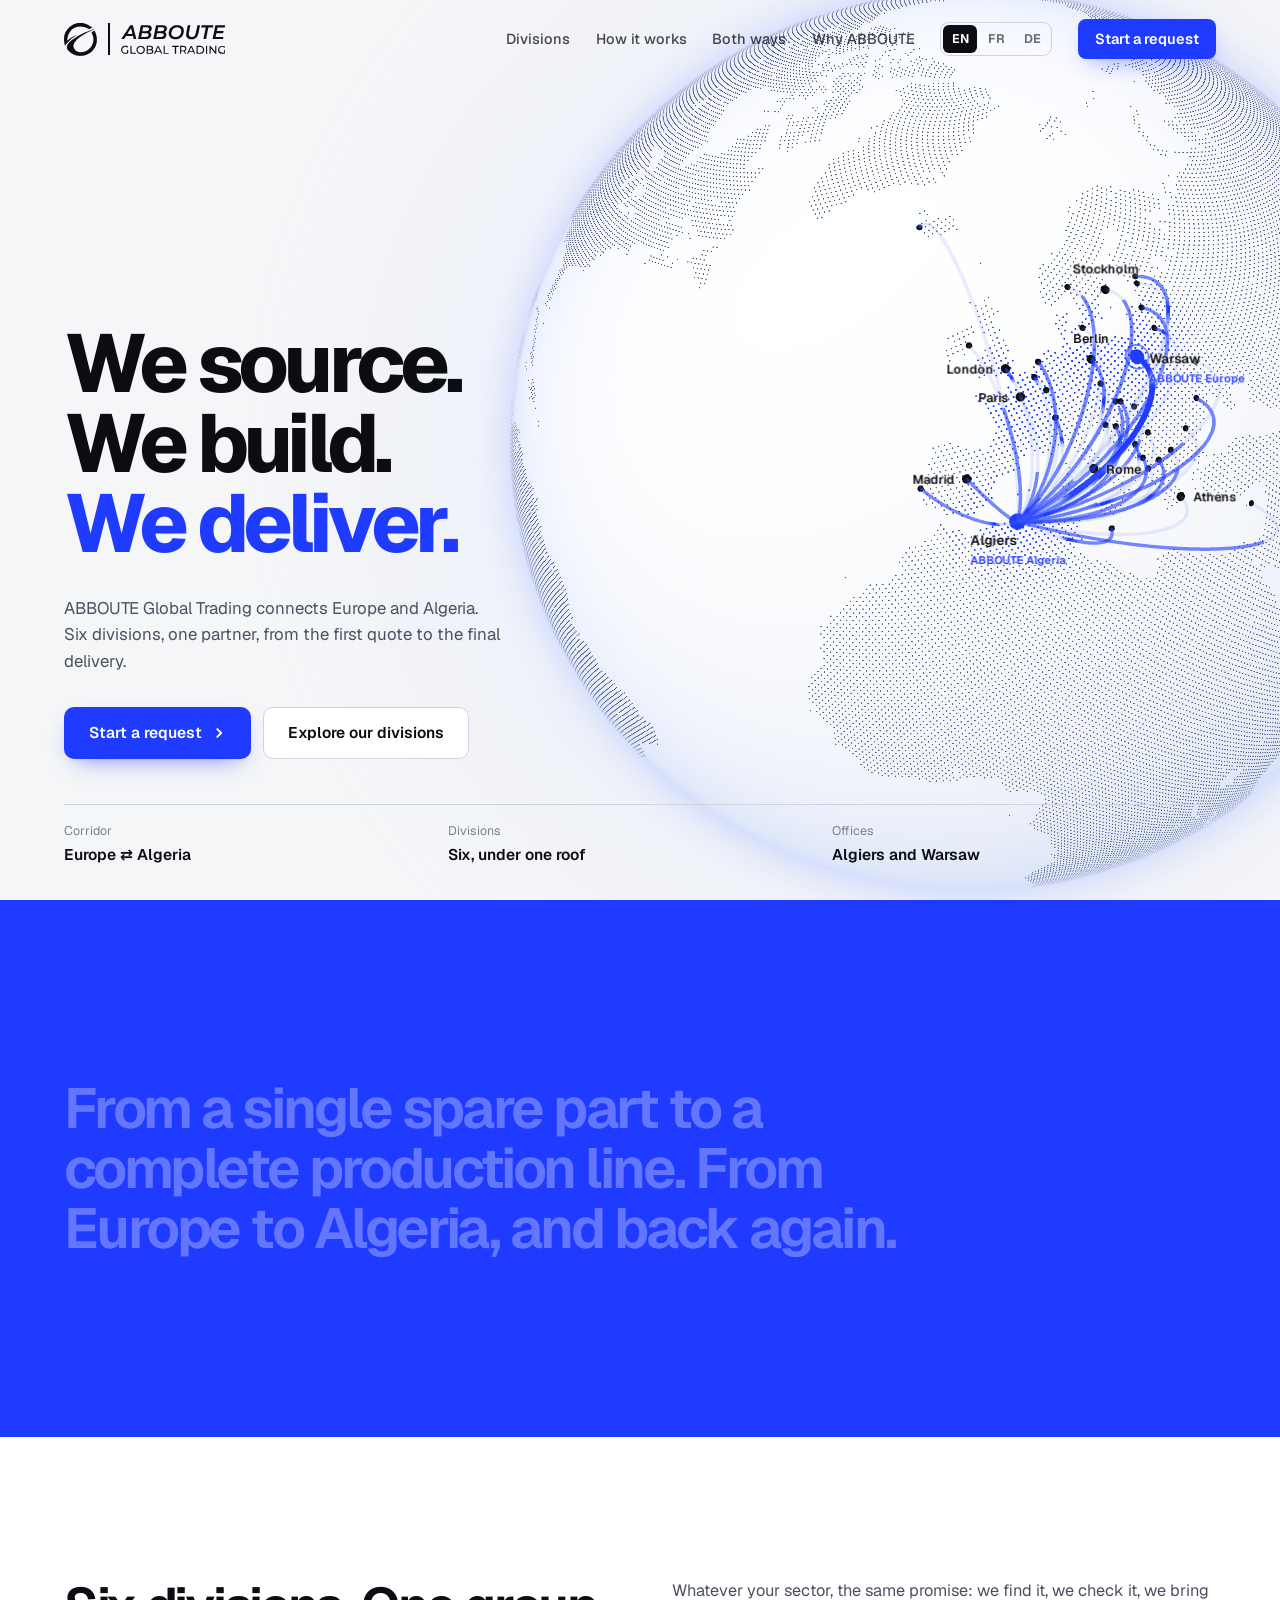
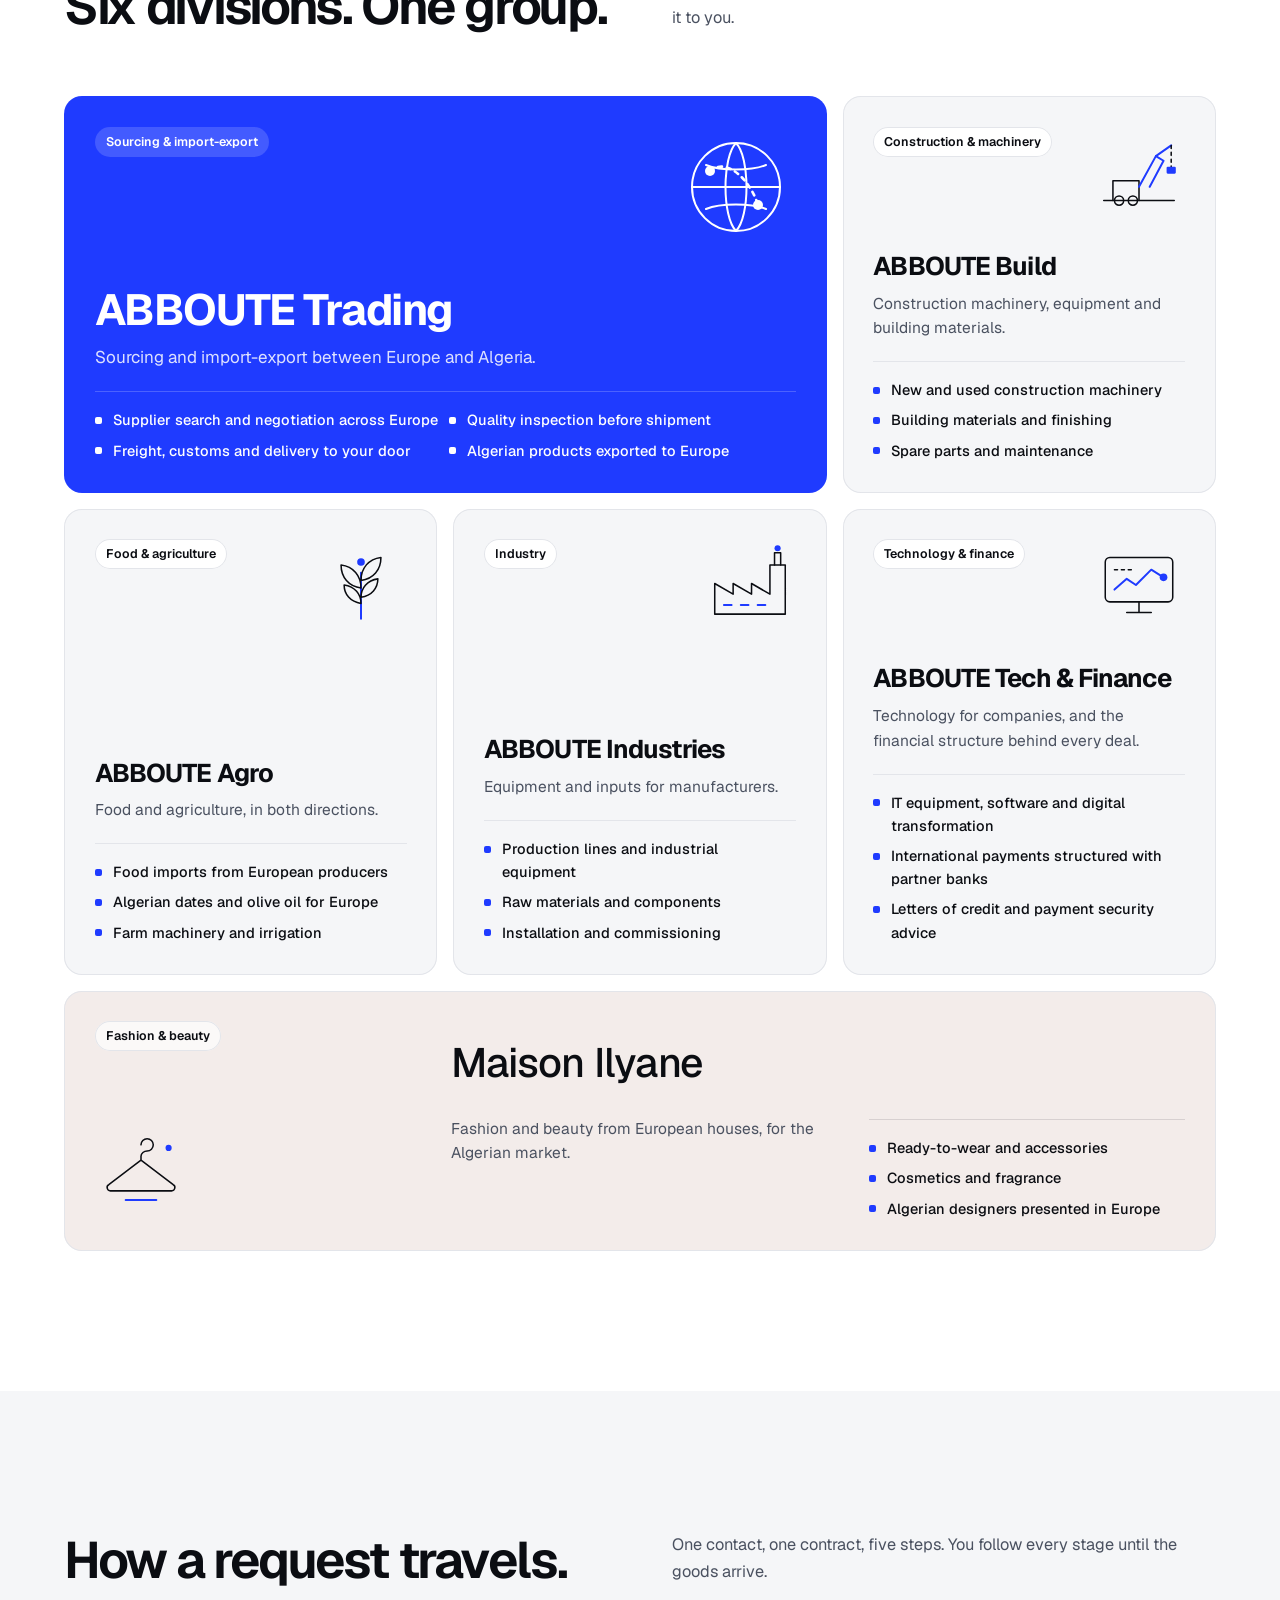
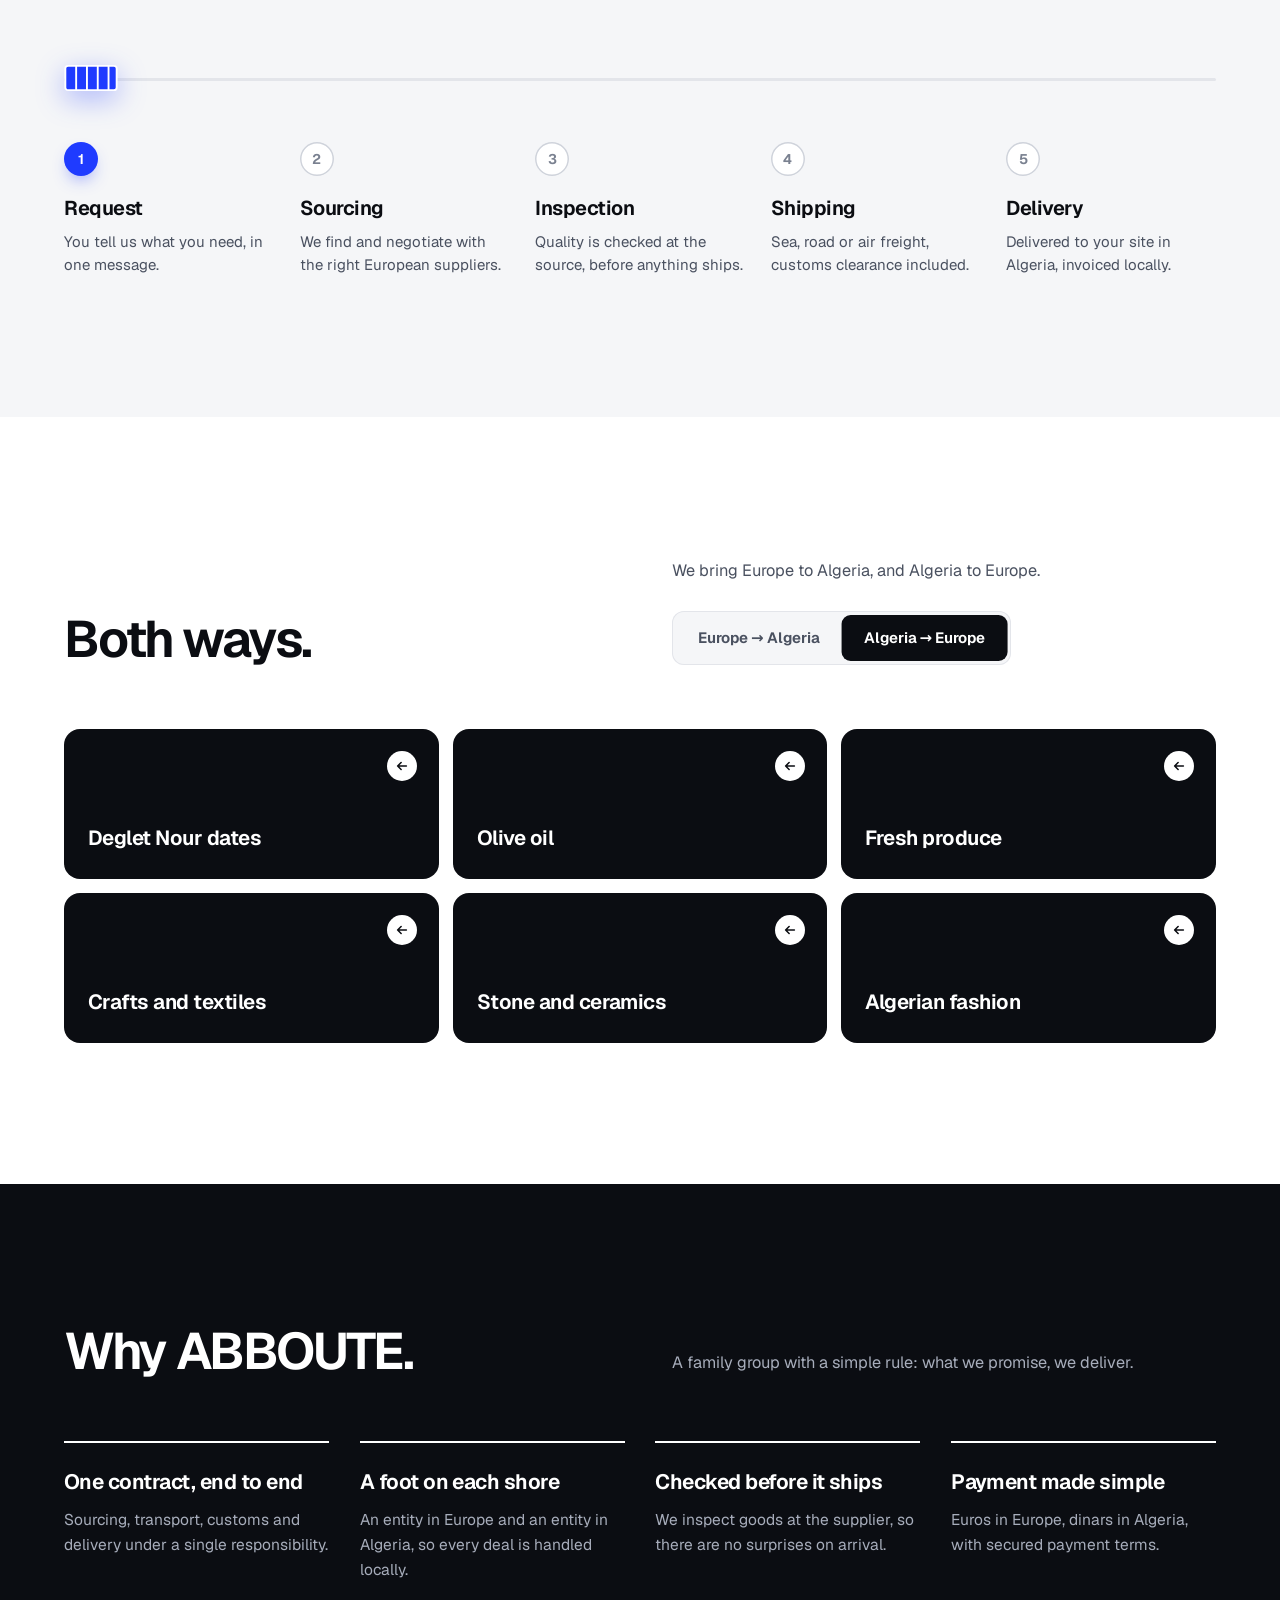
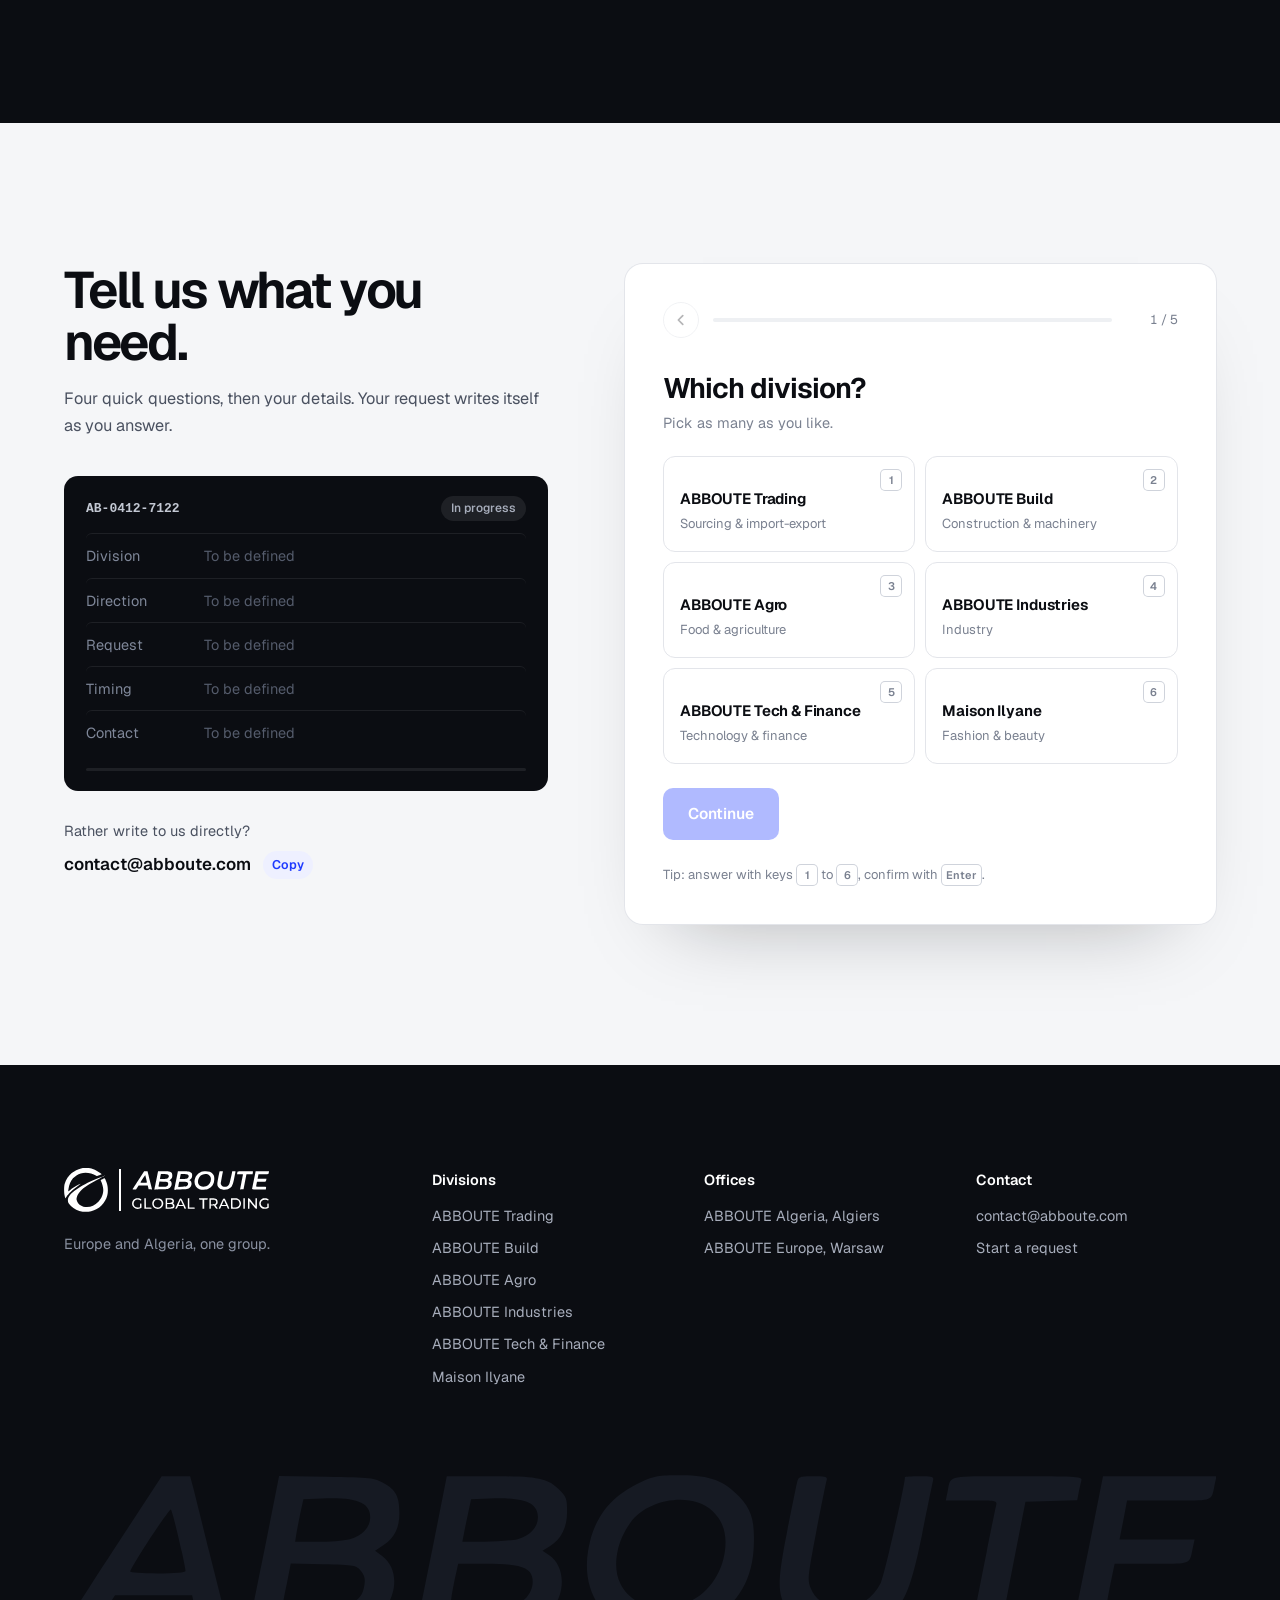
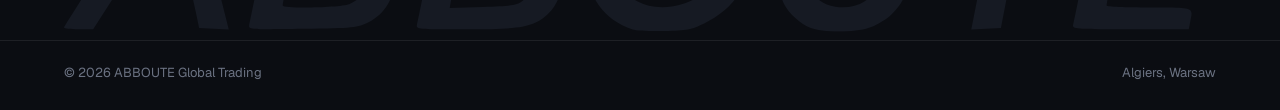
<file: index.html>
<!DOCTYPE html>
<html lang="en">
<head>
<meta charset="UTF-8">
<meta name="viewport" content="width=device-width, initial-scale=1">
<title>ABBOUTE Global Trading | Europe and Algeria, one group</title>
<meta name="description" content="ABBOUTE Global Trading connects Europe and Algeria: sourcing and import-export, construction and machinery, food and agriculture, industry, technology and finance, fashion and beauty.">
<meta property="og:type" content="website">
<meta property="og:url" content="https://abboute.com/">
<meta property="og:title" content="ABBOUTE Global Trading | Europe and Algeria, one group">
<meta property="og:description" content="ABBOUTE Global Trading connects Europe and Algeria: sourcing and import-export, construction and machinery, food and agriculture, industry, technology and finance, fashion and beauty.">
<meta property="og:image" content="https://abboute.com/assets/brand/og-image.png">
<meta name="twitter:card" content="summary_large_image">
<meta name="theme-color" content="#f5f6f8">
<link rel="manifest" href="site.webmanifest">
<link rel="apple-touch-icon" href="assets/icons/apple-touch-icon.png">
<link rel="icon" href="assets/icons/favicon.svg" type="image/svg+xml">
<link rel="icon" href="assets/icons/favicon-48.png" sizes="48x48">
<link rel="preload" href="assets/fonts/geist-latin-wght-normal.woff2" as="font" type="font/woff2" crossorigin>
<link rel="stylesheet" href="assets/css/site.css">
<link rel="preload" href="assets/js/land.bin" as="fetch" type="application/octet-stream" crossorigin>
<script>try{var l=localStorage.getItem('abb-lang');if(l==='fr'||l==='de')document.documentElement.lang=l}catch(e){}</script>
<script defer src="assets/js/i18n.js"></script>
<script defer src="assets/vendor/gsap.min.js"></script>
<script defer src="assets/vendor/ScrollTrigger.min.js"></script>
<script defer src="assets/vendor/lenis.min.js"></script>
<script defer src="assets/js/globe.js"></script>
<script defer src="assets/js/main.js"></script>
<script defer src="assets/js/brief.js"></script>
</head>
<body>
<svg width="0" height="0" style="position:absolute" aria-hidden="true">
  <symbol id="mark" viewBox="0 0 159 159"><path fill="currentColor" fill-rule="evenodd" d="M67.5 158C50.9 155.3 36.2 148.1 25 137.1C16.1 128.2 14 124.3 14 116.5C14 102.2 27.4 87.6 58.1 68.7C82.1 53.9 106 42.7 139.8 30.4C144.8 28.6 149 27.3 149 27.5C149 27.7 139.4 32.6 127.7 38.4C92.9 55.7 73.3 68.5 59.8 82.8C51.9 91.2 48.4 97.1 46.4 105.4C44.9 111.2 44.9 112.2 46.4 117.2C50.6 131.9 64.8 141.2 83 141.3C98.3 141.3 112 134.9 124.3 122C132.7 113.3 137.3 105.2 140 94.4C144 78.7 142.1 66.3 132.4 44.4C132 43.4 144.6 37 146.9 37C148.1 37 152.5 47.3 155.6 57.5C159.1 69.1 159.5 87.3 156.6 98.5C149 127.4 127.2 149 98 156.6C90.9 158.4 75.1 159.1 67.5 158ZM4.7 109.3C4.5 108.9 3.4 104.9 2.4 100.5C-0.3 89.3 -0.3 66 2.3 57.5C6.9 42.6 16.7 27.6 27.9 18.3C36.4 11.3 51.7 3.7 61.5 1.5C67.3 0.2 72.3 -0.1 82.3 0.2C93.7 0.6 96.7 1 104 3.6C113.1 6.8 125.9 13.9 132.4 19.4L136.3 22.6L127.5 26C119.8 29 118.6 29.2 116.7 28C99.6 17.3 77.6 14 60.2 19.5C50.4 22.6 38.9 30 32.5 37.3C24.2 46.8 18.2 61.2 16.1 76.5C15.5 80.3 15.3 83.6 15.5 83.8C15.7 84 18.9 81.9 22.7 79.2C35.4 69.9 59.4 56.1 60.6 57.3C60.9 57.5 55.1 61.9 47.8 67.1C32.4 78 15.1 94.5 9.2 103.8C7 107.3 5 109.8 4.7 109.3Z"/></symbol>
  <symbol id="word" viewBox="0 0 476 132"><path fill="currentColor" fill-rule="evenodd" d="M13.8 131.1C0.3 126.7 -4.2 111.6 4.8 100.8C8.2 96.8 12.7 95 19.5 95C28.4 95 34.9 98.5 31.7 101.7C30.4 103 30 103 27.9 101.7C23.6 98.9 18.6 98.6 13.6 100.9C9.8 102.5 8.5 103.8 6.9 107.5C2 118.7 11.6 129.4 23.9 126.4L27.5 125.5L27.8 119.2C28.1 113.4 28.2 113 30.5 113C32.9 113 33 113.2 33 120.4L33 127.8L29.5 129.4C25.3 131.4 17.5 132.3 13.8 131.1ZM82.5 130.5C70 126.1 66.2 110.6 75.1 100.5C78.9 96.2 83.6 94.7 91.5 95.2C96.4 95.5 98.5 96.2 101.4 98.3C110.4 105.2 111.2 118 103.1 126.1C97.6 131.7 90.2 133.2 82.5 130.5ZM455 130.9C447.1 128.5 442 121.8 442 113.6C442 106 445.7 99.8 452.2 96.4C455.9 94.5 466.4 94.6 470.6 96.6C474.9 98.6 475.6 99.8 473.8 101.6C472.6 102.9 471.7 102.8 467.6 101C459.1 97.2 450.3 100.8 447.9 109.1C444.6 119.9 454.9 129.5 466.1 126.1L470 124.9L470 119C470 113.3 470.1 113 472.5 113C474.9 113 475 113.2 475 120.3L475 127.6L471.6 129.3C467 131.4 459.4 132.2 455 130.9ZM43 113L43 95L45.5 95L47.9 95L48.2 110.8L48.5 126.5L58.2 126.8C67.2 127 68 127.2 68 129C68 130.9 67.3 131 55.5 131L43 131L43 113ZM117 113L117 95L127 95C138.8 95 143.5 96.5 145.1 100.7C146.3 104 145.5 109.3 143.5 111C142.2 112.1 142.4 112.5 144.4 114.1C149.4 118 148.5 126.6 142.9 129.5C140.9 130.6 136.7 131 128.5 131L117 131L117 113ZM156.6 116.8C160.2 108.9 163.9 100.8 164.7 98.7C166.1 95.4 166.6 94.9 169.2 95.2C171.9 95.5 172.6 96.6 180 112.9C184.4 122.5 188 130.5 188 130.7C188 130.9 186.7 131 185.1 131C182.7 131 182 130.4 180.6 126.5L178.8 122L169.4 122L160 122L157.8 126.5C156 130.2 155.1 131 152.9 131L150.1 131L156.6 116.8ZM194 113L194 95L196.5 95L199 95L199 111L199 127L208.5 127C217.3 127 218 127.1 218 129C218 130.9 217.3 131 206 131L194 131L194 113ZM245 115.5L245 100L239 100C233.3 100 233 99.9 233 97.5L233 95L248 95L263 95L263 97.5C263 99.9 262.7 100 257 100L251 100L251 115.5L251 131L248 131L245 131L245 115.5ZM269 113L269 95L278 95C292.6 95 297.5 98.2 297.5 107.7C297.5 112.7 297.2 113.4 293.9 116.4L290.3 119.7L293.2 123.6C298.3 130.3 298.5 131 295.2 131C292.8 131 291.6 130 288.5 125.5L284.8 120L279.4 120L274 120L274 125.5C274 130.7 273.9 131 271.5 131L269 131L269 113ZM301 130.7C301 130.5 304.5 122.5 308.9 112.9C316.3 96.5 316.9 95.5 319.6 95.2C322.4 95 322.7 95.3 330.3 112.2C334.5 121.7 338 129.8 338 130.2C338 130.7 336.9 131 335.5 131C333.4 131 332.6 130.1 331 126.5L329.1 122L319.6 122L310.2 122L308.3 126.5C306.8 130.3 306.1 131 303.8 131C302.2 131 301 130.9 301 130.7ZM344 113L344 95L354.2 95C362.1 95 365.5 95.5 368.6 96.9C379.2 101.7 382.4 116 374.7 124.7C370.1 129.9 366.7 131 354.5 131L344 131L344 113ZM387 113L387 95L389.5 95L392 95L392 113L392 131L389.5 131L387 131L387 113ZM403 113L403 95L405.2 95C406.9 95.1 410.3 98.5 418 108.2L428.5 121.3L428.8 108.2L429.1 95L431.5 95L434 95L434 113L434 131L431.6 131C429.8 131 426.9 128.1 418.9 118.1L408.5 105.1L408.2 118.1L407.9 131L405.5 131L403 131L403 113ZM95.5 125.6C102.2 122.8 105.2 112.6 101.3 105.9C99.5 102.8 92.8 99 89.4 99C88.4 99 85.6 99.9 83.2 101C79.8 102.5 78.5 103.9 76.9 107.5C71.5 119.6 83 130.8 95.5 125.6ZM139.8 125.4C141.5 124.2 142 123 141.8 120.7C141.4 116.4 138.3 115 129.2 115L122 115L122 121L122 127L129.8 127C135.3 127 138.2 126.5 139.8 125.4ZM365.7 125.1C372.9 121.8 375.4 115 372.2 107.6C369.5 101.6 366.2 100 356.5 100L349 100L349 112.8C349 119.9 349.3 126 349.7 126.3C351.1 127.7 361.6 126.9 365.7 125.1ZM173.9 111.2C172.2 107.5 170.5 103.6 170 102.5C169.4 100.8 168.7 101.6 166.2 107.2C161 118.8 160.7 118 169.4 118L176.9 118L173.9 111.2ZM326.7 116.8C325 112.3 319.7 101 319.4 101.3C319.3 101.4 317.5 105.3 315.6 109.8L312.1 118L319.6 118C325.3 118 327.1 117.7 326.7 116.8ZM288 114.7C291.8 112.8 293.5 108.6 292 104.9C290.3 100.9 288.3 100 280.6 100L274 100L274 108L274 116L279.8 116C282.9 116 286.6 115.4 288 114.7ZM139.1 108.1C140.1 106.8 141 105.4 141 105C141 104.6 140.1 103.2 139.1 101.9C137.5 99.9 136.1 99.5 129.6 99.2L122 98.8L122 105L122 111.2L129.6 110.8C136.1 110.5 137.5 110.1 139.1 108.1ZM236 64.1C221 59.2 214.1 45 218.4 28C221.4 16.3 227.9 8.7 239.7 3.3C244.8 0.9 246.8 0.6 255.5 0.6C267.5 0.5 273.7 2.8 279.9 9.5C285 15 286.3 19.6 285.8 30.1C285.2 44.6 278.2 55.3 265.4 61.6C260.2 64.2 258.3 64.5 249 64.7C243.2 64.8 237.4 64.6 236 64.1ZM309 63.4C304.9 61.6 300.4 57.6 298.5 54C295.6 48.4 295.7 43.1 299.5 24C301.5 13.8 303.4 4.5 303.7 3.3C304.2 1.2 304.8 1 310.2 1C315.5 1 316.2 1.2 315.8 2.7C315.5 3.7 313.6 13.3 311.5 24C308 42.5 307.8 43.7 309.3 47.2C311.1 51.4 314.3 53.9 319.3 54.7C327.4 56 334.2 52.4 338 45C339.4 42.2 348 4.8 348 1.4C348 1.2 350.7 1 354 1C359.7 1 360 1.1 359.5 3.2C359.2 4.5 357.2 14.2 355.1 24.8C350.7 46.4 348 53.1 341.7 58.6C339.5 60.4 335.7 62.6 333.2 63.4C327.3 65.5 313.7 65.4 309 63.4ZM2 63.3C2 63 11 48.8 22.1 31.8L42.2 1L48.1 1L53.9 1L54.9 4.7C55.5 6.8 59 21 62.8 36.3L69.8 64.1L63.7 63.8L57.6 63.5L56.2 56.8L54.7 50L38.9 50L23 50L18.5 57L14 64L8 64C4.7 64 2 63.7 2 63.3ZM78.2 62.3C78.4 61.3 81.3 47.1 84.6 30.7L90.5 0.9L110 1.2C128.4 1.5 129.7 1.6 133.6 3.9C138.6 6.7 140 9.4 140 16.1C140 22.2 138.1 26.2 133.5 29.3L130 31.7L132.9 33.8C141.6 40.2 138.4 55.7 127.3 61.1C122.8 63.4 121.3 63.5 100.1 63.8C78.9 64.1 77.8 64 78.2 62.3ZM147.2 62.2C147.5 61.3 150.3 47.1 153.6 30.8L159.5 1L177 1C196.8 1 201 1.8 205.7 6.5C208.7 9.5 209 10.4 209 15.5C209 22.1 206.7 26.7 201.9 29.8L198.9 31.7L201.5 33.4C208.7 38.1 208.6 50.4 201.3 57.5C195.5 63.1 190.7 64 167.2 64C148.2 64 146.8 63.9 147.2 62.2ZM380.1 39.8C382.8 26.4 385.2 14.5 385.5 13.2C386 11 385.9 11 375.4 11L364.8 11L365.5 7.7C367 0.3 364.2 1 394.1 1C419.4 1 421.1 1.1 420.6 2.8C420.4 3.7 419.9 5.9 419.5 7.7L418.9 10.9L408.2 11.2L397.6 11.5L392.5 37.5L387.5 63.5L381.4 63.8L375.3 64.1L380.1 39.8ZM417.2 62.2C417.5 61.3 420.3 47.1 423.6 30.8L429.5 1L452.8 1L476.2 1L475.5 4.2C474 11.6 475.6 11 456.6 11L439.4 11L437.9 19L436.3 27L451.7 27L467.2 27L466.5 30.2C465 37.5 466.4 37 449.6 37L434.3 37L432.6 45.2C431.7 49.8 431 53.8 431 54.2C431 54.7 438.9 55 448.5 55C467.5 55 466.6 54.7 465.4 60.9L464.8 64L440.8 64C418.4 64 416.8 63.9 417.2 62.2ZM119.3 53.7C123.4 51.9 125 50 125.6 45.8C126 43.4 125.7 41.8 124.2 40C122.3 37.6 121.7 37.5 108.7 37.2L95.3 36.9L93.7 45.2C92.7 49.8 92 53.8 92 54.2C92 55.6 115.8 55.1 119.3 53.7ZM190.6 52.4C193.9 50 195.5 45.9 194.6 42.4C193.6 38.4 188.7 37 175.6 37L164.2 37L163.1 42C162.5 44.7 161.7 48.8 161.4 51.1L160.7 55.2L174.3 54.8C186.1 54.5 188.2 54.2 190.6 52.4ZM257.5 53.3C267.3 50 274.2 39.5 274.2 28C274.1 22.7 272.4 18.7 268.8 15.3C260.5 7.5 242.3 10.1 235.1 20.1C229.2 28.2 227.5 38.6 231 45.4C235.3 54 246.2 57.2 257.5 53.3ZM52 40C52 37.9 46.7 15.5 46 14.7C45.5 14.1 30.7 36.4 29.2 40.2C29 40.6 34 41 40.4 41C47.7 41 52 40.6 52 40ZM119.6 26.9C124.7 25.6 128 22.1 128 17.9C128 11.8 122.3 9.6 108 10.2L100.5 10.5L99.4 15.5C98.8 18.2 98.1 22.2 97.7 24.2L97.1 28L106.1 28C111.1 28 117.1 27.5 119.6 26.9ZM188.6 26.9C193.7 25.6 197 22.1 197 17.9C197 11.8 191.3 9.6 177 10.2L169.5 10.5L168.4 15.6C167.8 18.5 167 22.4 166.6 24.4L165.9 28L175 28C180 28 186.1 27.5 188.6 26.9Z"/></symbol>
  <symbol id="logotype" viewBox="0 0 474 65"><path fill="currentColor" fill-rule="evenodd" d="M234 64.1C219 59.2 212.1 45 216.4 28C219.4 16.3 225.9 8.7 237.7 3.3C242.8 0.9 244.8 0.6 253.5 0.6C265.5 0.5 271.7 2.8 277.9 9.5C283 15 284.3 19.6 283.8 30.1C283.2 44.6 276.2 55.3 263.4 61.6C258.2 64.2 256.3 64.5 247 64.7C241.2 64.8 235.4 64.6 234 64.1ZM307 63.4C302.9 61.6 298.4 57.6 296.5 54C293.6 48.4 293.7 43.1 297.5 24C299.5 13.8 301.4 4.5 301.7 3.3C302.2 1.2 302.8 1 308.2 1C313.5 1 314.2 1.2 313.8 2.7C313.5 3.7 311.6 13.3 309.5 24C306 42.5 305.8 43.7 307.3 47.2C309.1 51.4 312.3 53.9 317.3 54.7C325.4 56 332.2 52.4 336 45C337.4 42.2 346 4.8 346 1.4C346 1.2 348.7 1 352 1C357.7 1 358 1.1 357.5 3.2C357.2 4.5 355.2 14.2 353.1 24.8C348.7 46.4 346 53.1 339.7 58.6C337.5 60.4 333.7 62.6 331.2 63.4C325.3 65.5 311.7 65.4 307 63.4ZM-0 63.3C-0 63 9 48.8 20.1 31.8L40.2 1L46.1 1L51.9 1L52.9 4.7C53.5 6.8 57 21 60.8 36.3L67.8 64.1L61.7 63.8L55.6 63.5L54.2 56.8L52.7 50L36.9 50L21 50L16.5 57L12 64L6 64C2.7 64 -0 63.7 -0 63.3ZM76.2 62.3C76.4 61.3 79.3 47.1 82.6 30.7L88.5 0.9L108 1.2C126.4 1.5 127.7 1.6 131.6 3.9C136.6 6.7 138 9.4 138 16.1C138 22.2 136.1 26.2 131.5 29.3L128 31.7L130.9 33.8C139.6 40.2 136.4 55.7 125.3 61.1C120.8 63.4 119.3 63.5 98.1 63.8C76.9 64.1 75.8 64 76.2 62.3ZM145.2 62.2C145.5 61.3 148.3 47.1 151.6 30.8L157.5 1L175 1C194.8 1 199 1.8 203.7 6.5C206.7 9.5 207 10.4 207 15.5C207 22.1 204.7 26.7 199.9 29.8L196.9 31.7L199.5 33.4C206.7 38.1 206.6 50.4 199.3 57.5C193.5 63.1 188.7 64 165.2 64C146.2 64 144.8 63.9 145.2 62.2ZM378.1 39.8C380.8 26.4 383.2 14.5 383.5 13.2C384 11 383.9 11 373.4 11L362.8 11L363.5 7.7C365 0.3 362.2 1 392.1 1C417.4 1 419.1 1.1 418.6 2.8C418.4 3.7 417.9 5.9 417.5 7.7L416.9 10.9L406.2 11.2L395.6 11.5L390.5 37.5L385.5 63.5L379.4 63.8L373.3 64.1L378.1 39.8ZM415.2 62.2C415.5 61.3 418.3 47.1 421.6 30.8L427.5 1L450.8 1L474.2 1L473.5 4.2C472 11.6 473.6 11 454.6 11L437.4 11L435.9 19L434.3 27L449.7 27L465.2 27L464.5 30.2C463 37.5 464.4 37 447.6 37L432.3 37L430.6 45.2C429.7 49.8 429 53.8 429 54.2C429 54.7 436.9 55 446.5 55C465.5 55 464.6 54.7 463.4 60.9L462.8 64L438.8 64C416.4 64 414.8 63.9 415.2 62.2ZM117.3 53.7C121.4 51.9 123 50 123.6 45.8C124 43.4 123.7 41.8 122.2 40C120.3 37.6 119.7 37.5 106.7 37.2L93.3 36.9L91.7 45.2C90.7 49.8 90 53.8 90 54.2C90 55.6 113.8 55.1 117.3 53.7ZM188.6 52.4C191.9 50 193.5 45.9 192.6 42.4C191.6 38.4 186.7 37 173.6 37L162.2 37L161.1 42C160.5 44.7 159.7 48.8 159.4 51.1L158.7 55.2L172.3 54.8C184.1 54.5 186.2 54.2 188.6 52.4ZM255.5 53.3C265.3 50 272.2 39.5 272.2 28C272.1 22.7 270.4 18.7 266.8 15.3C258.5 7.5 240.3 10.1 233.1 20.1C227.2 28.2 225.5 38.6 229 45.4C233.3 54 244.2 57.2 255.5 53.3ZM50 40C50 37.9 44.7 15.5 44 14.7C43.5 14.1 28.7 36.4 27.2 40.2C27 40.6 32 41 38.4 41C45.7 41 50 40.6 50 40ZM117.6 26.9C122.7 25.6 126 22.1 126 17.9C126 11.8 120.3 9.6 106 10.2L98.5 10.5L97.4 15.5C96.8 18.2 96.1 22.2 95.7 24.2L95.1 28L104.1 28C109.1 28 115.1 27.5 117.6 26.9ZM186.6 26.9C191.7 25.6 195 22.1 195 17.9C195 11.8 189.3 9.6 175 10.2L167.5 10.5L166.4 15.6C165.8 18.5 165 22.4 164.6 24.4L163.9 28L173 28C178 28 184.1 27.5 186.6 26.9Z"/></symbol>
</svg>
<div class="loader" id="loader" aria-hidden="true">
  <svg class="loader-mark" viewBox="0 0 159 159"><use href="#mark"/></svg>
</div>
<a class="skip" href="#contenu" data-i18n="k146">Skip to content</a>
<div class="progress" aria-hidden="true"><i id="progress"></i></div>
<header class="nav" id="nav">
  <a href="#top" class="brand" aria-label="ABBOUTE Global Trading, home" data-i18n-attr="aria-label:k6">
    <svg class="brand-mark"><use href="#mark"/></svg><i class="brand-rule"></i><svg class="brand-word" viewBox="0 0 476 132" role="img" aria-label="ABBOUTE Global Trading"><use href="#word"/></svg>
  </a>
  <nav class="nav-links" id="navLinks" aria-label="Main navigation" data-i18n-attr="aria-label:k7">
    <a href="#divisions" data-i18n="k1">Divisions</a>
    <a href="#corridor" data-i18n="k2">How it works</a>
    <a href="#two-ways" data-i18n="k3">Both ways</a>
    <a href="#why" data-i18n="k4">Why ABBOUTE</a>
    <div class="langs" role="group" aria-label="Language / Langue / Sprache">
      <button type="button" data-lang="en" lang="en" aria-pressed="true">EN</button>
      <button type="button" data-lang="fr" lang="fr" aria-pressed="false">FR</button>
      <button type="button" data-lang="de" lang="de" aria-pressed="false">DE</button>
    </div>
    <a href="#contact" class="btn btn-primary btn-sm nav-cta" data-i18n="k5">Start a request</a>
  </nav>
  <button class="burger" id="burger" aria-label="Open menu" data-i18n-attr="aria-label:k8" aria-expanded="false"><span></span><span></span></button>
</header>
<main id="contenu">
<section class="hero" id="top">
  <canvas class="globe" id="globe" role="img" aria-label="Globe linking every European capital to Algiers. Drag to rotate it." data-i18n-attr="aria-label:k9"></canvas>
  <div class="globe-labels" id="globeLabels" aria-hidden="true"></div>
  <div class="hero-inner">
    <h1 class="hero-title">
      <span class="hl"><span data-i18n="k10">We source.</span></span>
      <span class="hl"><span data-i18n="k11">We build.</span></span>
      <span class="hl hl-blue"><span data-i18n="k12">We deliver.</span></span>
    </h1>
    <p class="hero-lede" data-i18n="k13">ABBOUTE Global Trading connects Europe and Algeria. Six divisions, one partner, from the first quote to the final delivery.</p>
    <div class="hero-actions">
      <a href="#contact" class="btn btn-primary"><span data-i18n="k5">Start a request</span> <svg class="chev" viewBox="0 0 16 16" aria-hidden="true"><path d="M6 3.5L10.5 8 6 12.5"/></svg></a>
      <a href="#divisions" class="btn btn-secondary" data-i18n="k14">Explore our divisions</a>
    </div>
  </div>
  <dl class="hero-facts">
    <div><dt data-i18n="k15">Corridor</dt><dd data-i18n="k16">Europe ⇄ Algeria</dd></div>
    <div><dt data-i18n="k17">Divisions</dt><dd data-i18n="k18">Six, under one roof</dd></div>
    <div><dt data-i18n="k19">Offices</dt><dd data-i18n="k20">Algiers and Warsaw</dd></div>
  </dl>
</section>
<section class="statement" aria-label="What we do" data-i18n-attr="aria-label:k21">
  <div class="wrap">
    <p class="mf-text" id="manifesto" data-i18n="k22">From a single spare part to a complete production line. From Europe to Algeria, and back again.</p>
  </div>
</section>
<section class="divisions sec" id="divisions">
  <div class="wrap">
    <div class="sec-head" data-reveal>
      <h2 class="h2" data-i18n="k54">Six divisions. One group.</h2>
      <p class="lede" data-i18n="k55">Whatever your sector, the same promise: we find it, we check it, we bring it to you.</p>
    </div>
    <div class="div-grid" data-reveal-list>
      <article class="div-card div-trading">
        <div class="div-top"><span class="div-sector" data-i18n="k27">Sourcing & import-export</span><svg viewBox="0 0 120 120" aria-hidden="true"><circle cx="60" cy="60" r="44" class="s2"/><path d="M16 60h88M60 16c-14 14-14 74 0 88M60 16c14 14 14 74 0 88" class="s2"/><path d="M30 38c14 6 46 6 60 0M30 82c14-6 46-6 60 0" class="s2"/><circle cx="34" cy="44" r="5" class="f"/><circle cx="82" cy="78" r="5" class="f"/><path d="M34 44C50 30 74 52 82 78" class="s1 dash"/></svg></div>
        <h3 class="div-name">ABBOUTE Trading</h3>
        <p class="div-tag" data-i18n="k28">Sourcing and import-export between Europe and Algeria.</p>
        <ul class="div-list"><li data-i18n="k23">Supplier search and negotiation across Europe</li><li data-i18n="k24">Quality inspection before shipment</li><li data-i18n="k25">Freight, customs and delivery to your door</li><li data-i18n="k26">Algerian products exported to Europe</li></ul>
      </article>
      <article class="div-card div-build">
        <div class="div-top"><span class="div-sector" data-i18n="k32">Construction & machinery</span><svg viewBox="0 0 120 120" aria-hidden="true"><path d="M14 96h92" class="s2"/><path d="M26 96V70h34v26" class="s2"/><path d="M60 78l22-40 10 6-18 34" class="s1"/><path d="M82 38l20-14" class="s1"/><path d="M102 24v28" class="s2 dash"/><rect x="96" y="52" width="12" height="9" rx="1.5" class="f"/><circle cx="34" cy="96" r="6" class="s2"/><circle cx="52" cy="96" r="6" class="s2"/></svg></div>
        <h3 class="div-name">ABBOUTE Build</h3>
        <p class="div-tag" data-i18n="k33">Construction machinery, equipment and building materials.</p>
        <ul class="div-list"><li data-i18n="k29">New and used construction machinery</li><li data-i18n="k30">Building materials and finishing</li><li data-i18n="k31">Spare parts and maintenance</li></ul>
      </article>
      <article class="div-card div-agro">
        <div class="div-top"><span class="div-sector" data-i18n="k37">Food & agriculture</span><svg viewBox="0 0 120 120" aria-hidden="true"><path d="M60 104V44" class="s1"/><path d="M60 64c-16-2-26-14-26-30 16 2 26 14 26 30zM60 54c16-2 26-14 26-30-16 2-26 14-26 30z" class="s2"/><path d="M60 84c-14-2-22-12-22-24 14 2 22 12 22 24zM60 76c14-2 22-12 22-24-14 2-22 12-22 24z" class="s2"/><circle cx="60" cy="30" r="5" class="f"/></svg></div>
        <h3 class="div-name">ABBOUTE Agro</h3>
        <p class="div-tag" data-i18n="k38">Food and agriculture, in both directions.</p>
        <ul class="div-list"><li data-i18n="k34">Food imports from European producers</li><li data-i18n="k35">Algerian dates and olive oil for Europe</li><li data-i18n="k36">Farm machinery and irrigation</li></ul>
      </article>
      <article class="div-card div-industries">
        <div class="div-top"><span class="div-sector" data-i18n="k42">Industry</span><svg viewBox="0 0 120 120" aria-hidden="true"><path d="M14 98V58l24 14V58l24 14V58l24 14V34h20v64z" class="s2"/><path d="M92 34V18h8v16" class="s2"/><circle cx="96" cy="12" r="4" class="f pulse"/><path d="M26 86h10M48 86h10M70 86h10" class="s1"/></svg></div>
        <h3 class="div-name">ABBOUTE Industries</h3>
        <p class="div-tag" data-i18n="k43">Equipment and inputs for manufacturers.</p>
        <ul class="div-list"><li data-i18n="k39">Production lines and industrial equipment</li><li data-i18n="k40">Raw materials and components</li><li data-i18n="k41">Installation and commissioning</li></ul>
      </article>
      <article class="div-card div-tech">
        <div class="div-top"><span class="div-sector" data-i18n="k47">Technology & finance</span><svg viewBox="0 0 120 120" aria-hidden="true"><rect x="16" y="24" width="88" height="58" rx="6" class="s2"/><path d="M44 96h32M60 82v14" class="s2"/><path d="M28 66l16-14 12 8 20-20 16 10" class="s1"/><circle cx="92" cy="50" r="5" class="f"/><path d="M28 40h22" class="s2 dash"/></svg></div>
        <h3 class="div-name">ABBOUTE Tech &amp; Finance</h3>
        <p class="div-tag" data-i18n="k48">Technology for companies, and the financial structure behind every deal.</p>
        <ul class="div-list"><li data-i18n="k44">IT equipment, software and digital transformation</li><li data-i18n="k45">International payments structured with partner banks</li><li data-i18n="k46">Letters of credit and payment security advice</li></ul>
      </article>
      <article class="div-card div-fashion">
        <div class="div-top"><span class="div-sector" data-i18n="k52">Fashion & beauty</span><svg viewBox="0 0 120 120" aria-hidden="true"><path d="M60 22a8 8 0 1 1 8 8c-4 0-8 3-8 7v5L18 74c-4 2-2 8 2 8h80c4 0 6-6 2-8L60 42" class="s2"/><path d="M40 94h40" class="s1"/><circle cx="96" cy="26" r="4" class="f"/></svg></div>
        <h3 class="div-name">Maison Ilyane</h3>
        <p class="div-tag" data-i18n="k53">Fashion and beauty from European houses, for the Algerian market.</p>
        <ul class="div-list"><li data-i18n="k49">Ready-to-wear and accessories</li><li data-i18n="k50">Cosmetics and fragrance</li><li data-i18n="k51">Algerian designers presented in Europe</li></ul>
      </article>
    </div>
  </div>
</section>
<section class="corridor sec" id="corridor">
  <div class="wrap">
    <div class="sec-head" data-reveal>
      <h2 class="h2" data-i18n="k66">How a request travels.</h2>
      <p class="lede" data-i18n="k67">One contact, one contract, five steps. You follow every stage until the goods arrive.</p>
    </div>
    <div class="route" id="route" aria-hidden="true"><div class="route-line"><i id="routeFill"></i></div><div class="route-box" id="routeBox"><svg viewBox="0 0 40 24"><rect x="1" y="3" width="38" height="18" rx="2"/><path d="M9 3v18M17 3v18M25 3v18M33 3v18"/></svg></div></div>
    <ol class="csteps" id="csteps"><li class="cstep"><span class="cstep-n">1</span><h3 data-i18n="k56">Request</h3><p data-i18n="k57">You tell us what you need, in one message.</p></li><li class="cstep"><span class="cstep-n">2</span><h3 data-i18n="k58">Sourcing</h3><p data-i18n="k59">We find and negotiate with the right European suppliers.</p></li><li class="cstep"><span class="cstep-n">3</span><h3 data-i18n="k60">Inspection</h3><p data-i18n="k61">Quality is checked at the source, before anything ships.</p></li><li class="cstep"><span class="cstep-n">4</span><h3 data-i18n="k62">Shipping</h3><p data-i18n="k63">Sea, road or air freight, customs clearance included.</p></li><li class="cstep"><span class="cstep-n">5</span><h3 data-i18n="k64">Delivery</h3><p data-i18n="k65">Delivered to your site in Algeria, invoiced locally.</p></li></ol>
  </div>
</section>
<section class="twoways sec" id="two-ways">
  <div class="wrap">
    <div class="sec-head" data-reveal>
      <h2 class="h2" data-i18n="k68">Both ways.</h2>
      <div>
        <p class="lede" data-i18n="k69">We bring Europe to Algeria, and Algeria to Europe.</p>
        <div class="way-switch" role="group" aria-label="Choose a direction" data-i18n-attr="aria-label:k70">
          <button type="button" data-way="e2a" aria-pressed="true" data-i18n="k71">Europe → Algeria</button>
          <button type="button" data-way="a2e" aria-pressed="false" data-i18n="k72">Algeria → Europe</button>
          <i class="way-thumb" aria-hidden="true"></i>
        </div>
      </div>
    </div>
    <div class="ways" id="ways">
      <ul class="way-list on" data-way-list="e2a"><li><span data-i18n="k73">Construction machinery</span></li><li><span data-i18n="k74">Industrial equipment</span></li><li><span data-i18n="k75">Building materials</span></li><li><span data-i18n="k76">Food products</span></li><li><span data-i18n="k77">IT equipment</span></li><li><span data-i18n="k78">Fashion and cosmetics</span></li></ul>
      <ul class="way-list" data-way-list="a2e" aria-hidden="true"><li><span data-i18n="k79">Deglet Nour dates</span></li><li><span data-i18n="k80">Olive oil</span></li><li><span data-i18n="k81">Fresh produce</span></li><li><span data-i18n="k82">Crafts and textiles</span></li><li><span data-i18n="k83">Stone and ceramics</span></li><li><span data-i18n="k84">Algerian fashion</span></li></ul>
    </div>
  </div>
</section>
<section class="why sec sec-ink" id="why">
  <div class="wrap">
    <div class="sec-head" data-reveal>
      <h2 class="h2" data-i18n="k93">Why ABBOUTE.</h2>
      <p class="lede" data-i18n="k94">A family group with a simple rule: what we promise, we deliver.</p>
    </div>
    <div class="why-grid" data-reveal-list><article class="why-item"><h3 data-i18n="k85">One contract, end to end</h3><p data-i18n="k86">Sourcing, transport, customs and delivery under a single responsibility.</p></article><article class="why-item"><h3 data-i18n="k87">A foot on each shore</h3><p data-i18n="k88">An entity in Europe and an entity in Algeria, so every deal is handled locally.</p></article><article class="why-item"><h3 data-i18n="k89">Checked before it ships</h3><p data-i18n="k90">We inspect goods at the supplier, so there are no surprises on arrival.</p></article><article class="why-item"><h3 data-i18n="k91">Payment made simple</h3><p data-i18n="k92">Euros in Europe, dinars in Algeria, with secured payment terms.</p></article></div>
  </div>
</section>
<section class="contact sec" id="contact">
  <div class="wrap cfg-grid">
    <div class="cfg-left">
      <h2 class="h2" data-i18n="k102">Tell us what you need.</h2>
      <p class="lede" data-i18n="k103">Four quick questions, then your details. Your request writes itself as you answer.</p>
      <article class="brief" id="brief" aria-live="polite">
        <header><span class="brief-ref" id="briefRef">AB</span><span class="brief-state" id="briefState" data-i18n="k104">In progress</span></header>
        <dl>
          <div data-b="need"><dt data-i18n="k105">Division</dt><dd data-i18n="k101">To be defined</dd></div>
          <div data-b="stage"><dt data-i18n="k106">Direction</dt><dd data-i18n="k101">To be defined</dd></div>
          <div data-b="size"><dt data-i18n="k107">Request</dt><dd data-i18n="k101">To be defined</dd></div>
          <div data-b="when"><dt data-i18n="k108">Timing</dt><dd data-i18n="k101">To be defined</dd></div>
          <div data-b="who"><dt data-i18n="k109">Contact</dt><dd data-i18n="k101">To be defined</dd></div>
        </dl>
        <div class="brief-bar"><i id="briefBar"></i></div>
      </article>
      <div class="direct">
        <p data-i18n="k110">Rather write to us directly?</p>
        <button type="button" class="copy-mail" id="copyMail" data-mail="contact@abboute.com">contact@abboute.com <span data-i18n="k111">Copy</span></button>
      </div>
    </div>
    <form class="cfg" id="cfg" novalidate>
      <div class="cfg-top"><button type="button" class="cfg-back" id="cfgBack" aria-label="Previous question" data-i18n-attr="aria-label:k112" disabled><svg viewBox="0 0 16 16"><path d="M10 3L5 8l5 5"/></svg></button>
        <div class="cfg-prog" aria-hidden="true"><i id="cfgProg"></i></div><span class="cfg-count" id="cfgCount">1 / 5</span></div>
      <fieldset class="cfg-step on" data-step="need">
        <legend data-i18n="k113">Which division?</legend>
        <p class="cfg-hint" data-i18n="k114">Pick as many as you like.</p>
        <div class="tiles"><label class="tile"><input type="checkbox" name="need" value="trading"><span class="tile-in"><kbd>1</kbd><b>ABBOUTE Trading</b><em data-i18n="k95">Sourcing & import-export</em></span></label><label class="tile"><input type="checkbox" name="need" value="build"><span class="tile-in"><kbd>2</kbd><b>ABBOUTE Build</b><em data-i18n="k96">Construction & machinery</em></span></label><label class="tile"><input type="checkbox" name="need" value="agro"><span class="tile-in"><kbd>3</kbd><b>ABBOUTE Agro</b><em data-i18n="k97">Food & agriculture</em></span></label><label class="tile"><input type="checkbox" name="need" value="industries"><span class="tile-in"><kbd>4</kbd><b>ABBOUTE Industries</b><em data-i18n="k98">Industry</em></span></label><label class="tile"><input type="checkbox" name="need" value="tech"><span class="tile-in"><kbd>5</kbd><b>ABBOUTE Tech &amp; Finance</b><em data-i18n="k99">Technology & finance</em></span></label><label class="tile"><input type="checkbox" name="need" value="fashion"><span class="tile-in"><kbd>6</kbd><b>Maison Ilyane</b><em data-i18n="k100">Fashion & beauty</em></span></label></div>
        <button type="button" class="btn btn-primary cfg-next" disabled data-i18n="k115">Continue</button>
      </fieldset>
      <fieldset class="cfg-step" data-step="stage">
        <legend data-i18n="k116">Which direction?</legend>
        <div class="opts"><label class="opt"><input type="radio" name="stage" value="0"><span><kbd>1</kbd><em data-i18n="k117">Europe → Algeria</em></span></label><label class="opt"><input type="radio" name="stage" value="1"><span><kbd>2</kbd><em data-i18n="k118">Algeria → Europe</em></span></label><label class="opt"><input type="radio" name="stage" value="2"><span><kbd>3</kbd><em data-i18n="k119">Both</em></span></label></div>
      </fieldset>
      <fieldset class="cfg-step" data-step="size">
        <legend data-i18n="k120">What kind of request?</legend>
        <div class="opts"><label class="opt"><input type="radio" name="size" value="0"><span><kbd>1</kbd><em data-i18n="k121">A price quote</em></span></label><label class="opt"><input type="radio" name="size" value="1"><span><kbd>2</kbd><em data-i18n="k122">A firm order</em></span></label><label class="opt"><input type="radio" name="size" value="2"><span><kbd>3</kbd><em data-i18n="k123">Regular supply</em></span></label></div>
      </fieldset>
      <fieldset class="cfg-step" data-step="when">
        <legend data-i18n="k124">When do you need it?</legend>
        <div class="opts"><label class="opt"><input type="radio" name="when" value="0"><span><kbd>1</kbd><em data-i18n="k125">As soon as possible</em></span></label><label class="opt"><input type="radio" name="when" value="1"><span><kbd>2</kbd><em data-i18n="k126">Within 1 to 3 months</em></span></label><label class="opt"><input type="radio" name="when" value="2"><span><kbd>3</kbd><em data-i18n="k127">Later, I’m planning ahead</em></span></label></div>
      </fieldset>
      <fieldset class="cfg-step" data-step="who">
        <legend data-i18n="k128">Where should we answer?</legend>
        <div class="cfg-fields">
          <div class="field"><input id="cf-name" name="name" required placeholder=" " autocomplete="name"><label for="cf-name" data-i18n="k129">Full name</label></div>
          <div class="field"><input id="cf-mail" name="email" type="email" required placeholder=" " autocomplete="email"><label for="cf-mail" data-i18n="k130">Work email</label></div>
          <div class="field"><input id="cf-tel" name="phone" type="tel" placeholder=" " autocomplete="tel"><label for="cf-tel" data-i18n="k131">Phone (optional)</label></div>
          <div class="field"><input id="cf-co" name="company" placeholder=" " autocomplete="organization"><label for="cf-co" data-i18n="k132">Company and country</label></div>
        </div>
        <button type="submit" class="btn btn-primary cfg-next" data-i18n="k133">Create my request</button>
        <p class="cfg-err" id="cfgErr" role="alert"></p>
      </fieldset>
      <div class="cfg-step cfg-done" data-step="done" tabindex="-1">
        <svg class="done-mark" viewBox="0 0 64 64" aria-hidden="true"><circle cx="32" cy="32" r="28"/><path d="M20 33l8 8 16-17"/></svg>
        <h3 data-i18n="k134">Your request is ready.</h3>
        <p data-i18n="k135">One last step: your email app opens with everything filled in.</p>
        <dl class="done-sum" id="doneSum"></dl>
        <div class="done-actions">
          <a class="btn btn-primary" id="cfgSend" href="#" data-i18n="k136">Send the request</a>
          <button type="button" class="btn btn-secondary" id="cfgCopy" data-i18n="k137">Copy the request</button>
        </div>
        <button class="cfg-restart" type="button" id="cfgEdit" data-i18n="k138">Edit my answers</button>
      </div>
      <p class="cfg-keys" aria-hidden="true" data-i18n="k139">Tip: answer with keys <kbd>1</kbd> to <kbd>6</kbd>, confirm with <kbd>Enter</kbd>.</p>
    </form>
  </div>
</section>
</main>
<a href="#contact" class="mob-cta btn btn-primary" id="mobCta"><span data-i18n="k5">Start a request</span> <svg class="chev" viewBox="0 0 16 16" aria-hidden="true"><path d="M6 3.5L10.5 8 6 12.5"/></svg></a>
<footer class="footer">
  <div class="wrap foot-cols">
    <div class="foot-brand"><span class="brand"><svg class="brand-mark"><use href="#mark"/></svg><i class="brand-rule"></i><svg class="brand-word" viewBox="0 0 476 132" role="img" aria-label="ABBOUTE Global Trading"><use href="#word"/></svg></span>
      <p data-i18n="k140">Europe and Algeria, one group.</p></div>
    <div class="foot-col"><span class="fh" data-i18n="k141">Divisions</span><span>ABBOUTE Trading</span><span>ABBOUTE Build</span><span>ABBOUTE Agro</span><span>ABBOUTE Industries</span><span>ABBOUTE Tech &amp; Finance</span><span>Maison Ilyane</span></div>
    <div class="foot-col"><span class="fh" data-i18n="k142">Offices</span><span data-i18n="k143">ABBOUTE Algeria, Algiers</span><span data-i18n="k144">ABBOUTE Europe, Warsaw</span></div>
    <div class="foot-col"><span class="fh">Contact</span><a href="mailto:contact@abboute.com">contact@abboute.com</a><a href="#contact" data-i18n="k5">Start a request</a></div>
  </div>
  <svg class="foot-giant" viewBox="0 0 474 65" aria-hidden="true"><use href="#logotype"/></svg>
  <div class="wrap foot-base"><span>© 2026 ABBOUTE Global Trading</span><span data-i18n="k145">Algiers, Warsaw</span></div>
</footer>
</body>
</html>
</file>
<file: assets/css/site.css>
/* ABBOUTE Global Trading : feuille de styles (thème clair) */
@font-face{font-family:'Geist';font-style:normal;font-display:swap;font-weight:100 900;src:url(../fonts/geist-latin-ext-wght-normal.woff2) format('woff2-variations');unicode-range:U+0100-02BA,U+02BD-02C5,U+02C7-02CC,U+02CE-02D7,U+02DD-02FF,U+0304,U+0308,U+0329,U+1D00-1DBF,U+1E00-1E9F,U+1EF2-1EFF,U+2020,U+20A0-20AB,U+20AD-20C0,U+2113,U+2C60-2C7F,U+A720-A7FF}
@font-face{font-family:'Geist';font-style:normal;font-display:swap;font-weight:100 900;src:url(../fonts/geist-latin-wght-normal.woff2) format('woff2-variations');unicode-range:U+0000-00FF,U+0131,U+0152-0153,U+02BB-02BC,U+02C6,U+02DA,U+02DC,U+0304,U+0308,U+0329,U+2000-206F,U+20AC,U+2122,U+2190-2199,U+21C4,U+2212,U+2215,U+FEFF,U+FFFD}

:root{
  --ink:#0b0d12; --ink-2:#14171f;
  --paper:#fff; --mist:#f5f6f8; --stone:#eef0f3; --line:#e3e5ea; --line-2:#cfd3db;
  --text-2:#4a5160; --text-3:#7a8190;
  --blue:#1f3bff; --blue-d:#142ad6; --blue-l:#eef0ff;
  --blush:#f3ecea;
  --f:'Geist',system-ui,-apple-system,'Segoe UI',sans-serif;
  --ease:cubic-bezier(.16,1,.3,1); --ease-io:cubic-bezier(.65,0,.35,1);
  --gut:clamp(20px,5vw,88px); --sec:clamp(96px,11vw,168px);
}
*,*::before,*::after{box-sizing:border-box;margin:0;padding:0}
html{-webkit-font-smoothing:antialiased;-moz-osx-font-smoothing:grayscale;scroll-padding-top:80px}
html,body{overflow-x:clip}
body{font-family:var(--f);font-size:17px;line-height:1.6;color:var(--ink);background:var(--paper)}
a{color:inherit;text-decoration:none}
button{font:inherit;color:inherit}
img,svg{display:block}
:focus-visible{outline:2px solid var(--blue);outline-offset:3px;border-radius:4px}
::selection{background:var(--blue);color:#fff}
.skip{position:absolute;left:12px;top:12px;z-index:400;background:#fff;color:var(--ink);padding:10px 16px;border-radius:6px;transform:translateY(-300%);transition:transform .2s}
.skip:focus{transform:none}
.wrap{max-width:1400px;margin:0 auto;padding:0 var(--gut)}
.lenis.lenis-smooth{scroll-behavior:auto!important}
.lenis.lenis-stopped{overflow:hidden}
#contenu{transition:opacity .2s ease}
#contenu.lang-out{opacity:0}

/* Typographie */
.h2{font-weight:650;font-size:clamp(2.2rem,4vw,3.8rem);line-height:1.02;letter-spacing:-.045em;max-width:16ch}
.lede{font-size:clamp(1.02rem,1.2vw,1.15rem);line-height:1.65;color:var(--text-2);max-width:52ch}
.sec{padding:var(--sec) 0}
.sec-ink{background:var(--ink);color:#fff}
.sec-ink .lede{color:#a7adbb}
.sec-head{display:grid;grid-template-columns:1fr 1fr;gap:clamp(24px,5vw,90px);align-items:end;margin-bottom:clamp(44px,5vw,80px)}

/* Boutons */
.btn{display:inline-flex;align-items:center;justify-content:center;gap:10px;height:52px;padding:0 24px;border-radius:10px;border:1px solid transparent;font-weight:600;font-size:15.5px;cursor:pointer;white-space:nowrap;transition:background .25s,color .25s,border-color .25s,transform .2s,box-shadow .3s}
.btn:active{transform:translateY(1px)}
.btn .chev{width:14px;height:14px;fill:none;stroke:currentColor;stroke-width:2.2;stroke-linecap:round;stroke-linejoin:round;transition:transform .3s var(--ease)}
.btn:hover .chev{transform:translateX(3px)}
.btn-primary{background:var(--blue);color:#fff;box-shadow:0 10px 24px -12px rgba(31,59,255,.7)}
.btn-primary:hover{background:var(--blue-d);box-shadow:0 14px 30px -12px rgba(31,59,255,.85)}
.btn-secondary{border-color:var(--line-2);color:var(--ink);background:#fff}
.btn-secondary:hover{background:var(--ink);border-color:var(--ink);color:#fff}
.btn-sm{height:40px;padding:0 16px;font-size:14.5px;border-radius:8px}
.btn:disabled{opacity:.35;pointer-events:none;box-shadow:none}

/* Chargement */
.loader{position:fixed;inset:0;z-index:500;background:var(--mist);display:grid;place-items:center;transition:opacity .6s ease .1s,visibility 0s .7s}
.loader.out{opacity:0;visibility:hidden}
.loader-mark{width:64px;height:64px}
.loader-mark{color:var(--ink);clip-path:circle(0% at 50% 50%);transform:rotate(-140deg) scale(.86);animation:lmIn .9s var(--ease) .05s forwards}
@keyframes lmIn{to{clip-path:circle(72% at 50% 50%);transform:none}}
@keyframes draw{to{stroke-dashoffset:0}}
@keyframes pop{to{transform:scale(1)}}
.progress{position:fixed;left:0;right:0;top:0;height:2px;z-index:200;pointer-events:none}
.progress i{display:block;height:100%;background:var(--blue);transform:scaleX(0);transform-origin:left}

/* Navigation */
.nav{position:fixed;inset:0 0 auto;z-index:100;display:flex;align-items:center;justify-content:space-between;height:78px;padding:0 max(var(--gut),calc((100% - 1400px) / 2 + var(--gut)));color:var(--ink);transition:transform .5s var(--ease),height .3s}
.nav::before{content:"";position:absolute;inset:0;z-index:-1;opacity:0;background:rgba(255,255,255,.86);backdrop-filter:saturate(1.6) blur(16px);-webkit-backdrop-filter:saturate(1.6) blur(16px);box-shadow:0 1px 0 var(--line);transition:opacity .4s,background .4s}
.nav.light::before{opacity:1}
.nav.light{height:66px}
.nav.dark-sec{color:#fff}
.nav.dark-sec::before{opacity:1;background:rgba(11,13,18,.86);box-shadow:0 1px 0 rgba(255,255,255,.08)}
.nav.hide{transform:translateY(-100%)}
.brand{display:flex;align-items:center;gap:11px;color:inherit}
.brand-mark{width:33px;height:33px;flex:none;transition:transform .8s var(--ease)}
.brand:hover .brand-mark{transform:rotate(-24deg)}
.brand-rule{width:1.6px;height:32px;background:currentColor;flex:none}
.brand-word{height:29px;width:auto;aspect-ratio:476/132;flex:none}
.nav-links{display:flex;align-items:center;gap:clamp(14px,2vw,30px)}
.nav-links>a:not(.btn){font-size:14.5px;font-weight:500;opacity:.75;transition:opacity .2s;position:relative;padding:6px 0}
.nav-links>a:not(.btn):hover,.nav-links>a.active{opacity:1}
.nav-links>a.active::after{content:"";position:absolute;left:0;right:0;bottom:-2px;height:2px;background:var(--blue);border-radius:2px}
.langs{display:inline-flex;gap:2px;padding:3px;border-radius:9px;box-shadow:inset 0 0 0 1px var(--line-2)}
.dark-sec .langs{box-shadow:inset 0 0 0 1px rgba(255,255,255,.25)}
.langs button{min-width:34px;height:28px;padding:0 8px;border:0;border-radius:6px;background:none;font-size:12.5px;font-weight:650;cursor:pointer;color:inherit;opacity:.6;transition:background .2s,color .2s,opacity .2s}
.langs button:hover{opacity:1}
.langs button[aria-pressed=true]{opacity:1;background:var(--ink);color:#fff}
.dark-sec .langs button[aria-pressed=true]{background:#fff;color:var(--ink)}
.burger{display:none;width:44px;height:44px;border:0;background:none;flex-direction:column;justify-content:center;align-items:center;gap:6px;cursor:pointer}
.burger span{width:22px;height:2px;background:currentColor;transition:transform .4s var(--ease)}
.burger[aria-expanded=true] span:first-child{transform:translateY(4px) rotate(45deg)}
.burger[aria-expanded=true] span:last-child{transform:translateY(-4px) rotate(-45deg)}

/* Héros clair */
.hero{position:relative;min-height:100svh;display:flex;flex-direction:column;justify-content:flex-end;overflow:hidden;background:radial-gradient(60% 70% at 72% 45%,#fff 0%,var(--mist) 70%)}
.globe{position:absolute;inset:0;width:100%;height:100%;display:block;cursor:grab;touch-action:pan-y;opacity:0;transition:opacity 1s ease}
.globe-ready .globe{opacity:1}
.grabbing .globe{cursor:grabbing}
.globe-labels{position:absolute;inset:0;pointer-events:none;z-index:1}
.g-label{position:absolute;left:0;top:0;opacity:0;white-space:nowrap;will-change:transform,opacity}
.g-label>*{position:relative;display:block}
.g-label b{font-weight:600;font-size:12.5px;color:var(--ink);text-shadow:0 0 6px #fff,0 0 2px #fff}
.g-label span{font-size:11px;font-weight:600;color:var(--blue);text-shadow:0 0 6px #fff,0 0 2px #fff}
.g-label.hq b{font-size:13.5px}
.g-label.r>b,.g-label.r>span{left:12px;top:-9px}
.g-label.l>b{left:-12px;top:-9px;transform:translateX(-100%)}
.g-label.t>b{top:-30px;transform:translateX(-50%)}
.g-label.b>b,.g-label.b>span{top:8px;transform:translateX(-50%)}
.no-webgl .hero::before{content:"";position:absolute;width:min(56vw,680px);aspect-ratio:1;right:4vw;top:46%;transform:translateY(-50%);border-radius:50%;background:radial-gradient(rgba(11,13,18,.35) 1.1px,transparent 1.5px) 0 0/13px 13px;-webkit-mask-image:radial-gradient(circle,#000 60%,transparent 71%);mask-image:radial-gradient(circle,#000 60%,transparent 71%)}
.hero-inner{position:relative;z-index:2;width:100%;max-width:1400px;margin:0 auto;padding:150px var(--gut) clamp(36px,5vh,60px);pointer-events:none}
.hero-actions{pointer-events:auto}
.hero-title{font-weight:750;font-size:clamp(3rem,6.4vw,6.9rem);line-height:.92;letter-spacing:-.06em}
.hl{display:block;overflow:hidden;padding:0 .06em .06em 0}
.hl>span{display:block;transform:translateY(110%);transition:transform 1.15s var(--ease)}
.hl-blue{color:var(--blue)}
.ready .hl>span{transform:none}
.ready .hl:nth-child(2)>span{transition-delay:.08s}
.ready .hl:nth-child(3)>span{transition-delay:.16s}
.hero-lede{max-width:40ch;margin-top:28px;font-size:clamp(1.05rem,1.3vw,1.22rem);line-height:1.6;color:var(--text-2)}
.hero-actions{display:flex;flex-wrap:wrap;gap:12px;margin-top:32px}
.hero-lede,.hero-actions,.hero-facts{opacity:0;transform:translateY(14px);transition:opacity .9s var(--ease),transform .9s var(--ease)}
.ready .hero-lede{opacity:1;transform:none;transition-delay:.4s}
.ready .hero-actions{opacity:1;transform:none;transition-delay:.5s}
.ready .hero-facts{opacity:1;transform:none;transition-delay:.65s}
.hero-facts{position:relative;z-index:2;display:grid;grid-template-columns:repeat(3,1fr);max-width:1400px;width:100%;margin:0 auto;padding:0 var(--gut) 32px}
.hero-facts>div{border-top:1px solid var(--line-2);padding:16px 24px 0 0}
.hero-facts dt{font-size:12.5px;color:var(--text-3)}
.hero-facts dd{font-size:15.5px;font-weight:600;margin-top:2px}

/* Déclaration */
.statement{background:var(--blue);color:#fff;padding:clamp(110px,14vw,210px) 0}
.mf-text{font-weight:650;font-size:clamp(2rem,4.4vw,4.6rem);line-height:1.06;letter-spacing:-.045em;max-width:22ch}
.mf-text .w{color:rgba(255,255,255,.3)}

/* Divisions */
.div-grid{display:grid;grid-template-columns:repeat(3,1fr);gap:16px}
.div-card{position:relative;display:flex;flex-direction:column;gap:12px;padding:clamp(24px,2.4vw,34px);border-radius:18px;background:var(--mist);box-shadow:inset 0 0 0 1px var(--line);transition:transform .5s var(--ease),box-shadow .4s,background .4s;min-height:330px;overflow:hidden}
.div-card:hover{transform:translateY(-6px);background:#fff;box-shadow:inset 0 0 0 1.5px var(--blue),0 30px 60px -30px rgba(31,59,255,.35)}
.div-top{display:flex;justify-content:space-between;align-items:flex-start;gap:16px;margin-bottom:auto}
.div-sector{font-size:12.5px;font-weight:600;padding:5px 11px;border-radius:999px;background:#fff;box-shadow:inset 0 0 0 1px var(--line);white-space:nowrap}
.div-top svg{width:92px;height:92px;flex:none;transition:transform .6s var(--ease)}
.div-top svg .s2{fill:none;stroke:var(--ink);stroke-width:2;stroke-linecap:round;stroke-linejoin:round}
.div-top svg .s1{fill:none;stroke:var(--blue);stroke-width:2.6;stroke-linecap:round;stroke-linejoin:round}
.div-top svg .f{fill:var(--blue)}
.div-top svg .dash{stroke-dasharray:4 5;animation:dash 6s linear infinite}
.div-top svg .pulse{animation:blink 1.6s ease-in-out infinite}
@keyframes dash{to{stroke-dashoffset:-90}}
@keyframes blink{50%{opacity:.25}}
.div-card:hover .div-top svg{transform:rotate(-4deg) scale(1.05)}
.div-name{font-weight:700;font-size:clamp(1.45rem,2vw,1.9rem);letter-spacing:-.035em;line-height:1.05;margin-top:22px}
.div-tag{color:var(--text-2);font-size:15.5px;max-width:42ch}
.div-list{list-style:none;display:grid;gap:7px;margin-top:8px;padding-top:16px;border-top:1px solid var(--line)}
.div-list li{position:relative;padding-left:18px;font-size:14.5px;font-weight:500}
.div-list li::before{content:"";position:absolute;left:0;top:.6em;width:7px;height:7px;border-radius:2px;background:var(--blue)}
/* Vedette : ABBOUTE Trading */
.div-trading{grid-column:span 2;background:var(--blue);color:#fff;box-shadow:none}
.div-trading:hover{background:var(--blue-d);box-shadow:0 34px 70px -30px rgba(31,59,255,.7)}
.div-trading .div-sector{background:rgba(255,255,255,.16);box-shadow:none}
.div-trading .div-tag{color:rgba(255,255,255,.85);font-size:17px}
.div-trading .div-name{font-size:clamp(2rem,3.4vw,3.2rem)}
.div-trading .div-list{grid-template-columns:1fr 1fr;border-top-color:rgba(255,255,255,.2)}
.div-trading .div-list li::before{background:#fff}
.div-trading svg .s2,.div-trading svg .s1{stroke:#fff}.div-trading svg .f{fill:#fff}
.div-trading .div-top svg{width:120px;height:120px}
/* Mode et beauté : Maison Ilyane */
.div-fashion{grid-column:span 3;background:var(--blush);display:grid;grid-template-columns:1fr 1.2fr 1fr;align-items:end;column-gap:40px;min-height:260px}
.div-fashion .div-top{grid-column:1;grid-row:1/4;flex-direction:column;justify-content:space-between;height:100%}
.div-fashion .div-name{grid-column:2;font-weight:500;letter-spacing:-.02em;font-size:clamp(2rem,3.2vw,3rem);margin:0}
.div-fashion .div-tag{grid-column:2}
.div-fashion .div-list{grid-column:3;grid-row:1/4;align-self:end;border-top-color:rgba(11,13,18,.12)}
.div-fashion .div-sector{background:rgba(255,255,255,.7)}
.div-fashion:hover{background:#f7f0ee}

/* Parcours d'une demande */
.corridor{background:var(--mist)}
.route{position:relative;height:56px;margin:0 0 36px}
.route-line{position:absolute;left:0;right:0;top:50%;height:3px;border-radius:3px;background:var(--line);overflow:hidden}
.route-line i{display:block;height:100%;background:var(--blue);transform:scaleX(0);transform-origin:left}
.route-box{position:absolute;top:50%;left:0;width:54px;height:34px;margin-top:-17px;will-change:transform}
.route-box svg{width:100%;height:100%;fill:var(--blue);stroke:#fff;stroke-width:1.4;filter:drop-shadow(0 8px 14px rgba(31,59,255,.35))}
.route-box svg path{fill:none}
.csteps{list-style:none;display:grid;grid-template-columns:repeat(5,1fr);gap:clamp(16px,2vw,32px)}
.cstep-n{display:inline-grid;place-items:center;width:34px;height:34px;border-radius:50%;font-weight:650;font-size:14px;background:#fff;box-shadow:inset 0 0 0 1.5px var(--line-2);color:var(--text-3);margin-bottom:16px;transition:background .4s,color .4s,box-shadow .4s}
.cstep.on .cstep-n{background:var(--blue);color:#fff;box-shadow:0 8px 18px -8px rgba(31,59,255,.8)}
.cstep h3{font-weight:650;font-size:1.25rem;letter-spacing:-.025em;margin-bottom:6px}
.cstep p{color:var(--text-2);font-size:15px;line-height:1.55}

/* Dans les deux sens */
.way-switch{position:relative;display:inline-grid;grid-template-columns:1fr 1fr;margin-top:26px;padding:4px;border-radius:12px;background:var(--mist);box-shadow:inset 0 0 0 1px var(--line)}
.way-switch button{position:relative;z-index:1;height:46px;padding:0 22px;border:0;background:none;font-weight:650;font-size:15px;cursor:pointer;color:var(--text-2);transition:color .35s;white-space:nowrap}
.way-switch button[aria-pressed=true]{color:#fff}
.way-thumb{position:absolute;top:4px;bottom:4px;left:4px;width:calc(50% - 4px);border-radius:9px;background:var(--blue);transition:transform .55s var(--ease),background .4s}
.twoways.is-a2e .way-thumb{transform:translateX(100%);background:var(--ink)}
.ways{display:grid}
.way-list{grid-area:1/1;list-style:none;display:grid;grid-template-columns:repeat(3,1fr);gap:14px}
.way-list li{position:relative;display:flex;align-items:flex-end;min-height:150px;padding:24px;border-radius:16px;background:var(--mist);box-shadow:inset 0 0 0 1px var(--line);font-weight:650;font-size:clamp(1.15rem,1.6vw,1.45rem);letter-spacing:-.025em;opacity:0;transform:translateY(16px);transition:opacity .5s var(--ease),transform .7s var(--ease);overflow:hidden}
.way-list li::after{content:"";position:absolute;top:22px;right:22px;width:30px;height:30px;border-radius:50%;background:var(--blue) url("data:image/svg+xml,%3Csvg xmlns='http://www.w3.org/2000/svg' viewBox='0 0 16 16'%3E%3Cpath d='M3 8h10M9 4l4 4-4 4' fill='none' stroke='%23fff' stroke-width='1.8' stroke-linecap='round' stroke-linejoin='round'/%3E%3C/svg%3E") center/14px no-repeat}
.way-list[data-way-list=a2e] li{background:var(--ink);color:#fff;box-shadow:none}
.way-list[data-way-list=a2e] li::after{background-color:#fff;background-image:url("data:image/svg+xml,%3Csvg xmlns='http://www.w3.org/2000/svg' viewBox='0 0 16 16'%3E%3Cpath d='M13 8H3M7 4L3 8l4 4' fill='none' stroke='%230b0d12' stroke-width='1.8' stroke-linecap='round' stroke-linejoin='round'/%3E%3C/svg%3E")}
.way-list.on li{opacity:1;transform:none}
.way-list.on li:nth-child(2){transition-delay:.05s}.way-list.on li:nth-child(3){transition-delay:.1s}.way-list.on li:nth-child(4){transition-delay:.15s}.way-list.on li:nth-child(5){transition-delay:.2s}.way-list.on li:nth-child(6){transition-delay:.25s}
.way-list:not(.on){pointer-events:none}

/* Pourquoi ABBOUTE */
.why-grid{display:grid;grid-template-columns:repeat(4,1fr);gap:clamp(20px,2.4vw,36px)}
.why-item{border-top:2px solid #fff;padding-top:22px}
.why-item h3{font-weight:650;font-size:1.3rem;letter-spacing:-.025em;margin-bottom:10px}
.why-item p{color:#a7adbb;font-size:15.5px;line-height:1.6}

/* Contact : configurateur */
.contact{background:var(--mist)}
.cfg-grid{display:grid;grid-template-columns:.9fr 1.1fr;gap:clamp(40px,6vw,100px);align-items:start}
.cfg-left{position:sticky;top:100px}
.cfg-left .lede{margin-top:18px}
.brief{margin-top:36px;border-radius:14px;padding:20px 22px;background:var(--ink);color:#fff;transition:box-shadow .5s}
.brief header{display:flex;justify-content:space-between;align-items:center;margin-bottom:12px}
.brief-ref{font:600 13px ui-monospace,SFMono-Regular,Menlo,monospace;color:#c3c8d3}
.brief-state{padding:3px 10px;border-radius:999px;background:rgba(255,255,255,.08);color:#a7adbb;font-size:12px;font-weight:550;transition:all .4s}
.brief dl{display:grid}
.brief dl>div,.done-sum>div{display:grid;grid-template-columns:104px 1fr;gap:14px;padding:10px 0;border-top:1px solid rgba(255,255,255,.08);font-size:14.5px;border-radius:6px}
.brief dt{color:#7f8799}
.brief dd{color:#545b6b;transition:color .3s}
.brief .set dd{color:#fff}
.brief .flash{animation:flashrow .8s var(--ease)}
@keyframes flashrow{0%{background:rgba(31,59,255,.4)}100%{background:transparent}}
.brief-bar{height:3px;border-radius:3px;background:rgba(255,255,255,.08);margin-top:14px;overflow:hidden}
.brief-bar i{display:block;height:100%;width:0;background:var(--blue);transition:width .6s var(--ease)}
.brief.ready{box-shadow:0 0 0 2px var(--blue),0 30px 60px -30px rgba(31,59,255,.7)}
.brief.ready .brief-state{background:var(--blue);color:#fff}
.direct{margin-top:28px;font-size:14.5px;color:var(--text-2)}
.copy-mail{margin-top:8px;display:inline-flex;align-items:center;gap:12px;background:none;border:0;cursor:pointer;font-size:17px;font-weight:600;color:var(--ink);padding:0}
.copy-mail span{font-size:12.5px;font-weight:600;color:var(--blue);background:var(--blue-l);padding:4px 9px;border-radius:999px}
.cfg{position:relative;border-radius:18px;padding:clamp(24px,3vw,40px);background:#fff;box-shadow:0 0 0 1px var(--line),0 40px 80px -50px rgba(11,13,18,.35);min-height:560px;color:var(--ink)}
.cfg-top{display:flex;align-items:center;gap:14px;margin-bottom:clamp(24px,3vw,34px)}
.cfg-back{width:36px;height:36px;border-radius:50%;border:1px solid var(--line-2);background:none;display:grid;place-items:center;cursor:pointer}
.cfg-back:hover{background:var(--mist)}
.cfg-back:disabled{opacity:.3;cursor:default}
.cfg-back svg{width:14px;height:14px;stroke:currentColor;fill:none;stroke-width:2;stroke-linecap:round;stroke-linejoin:round}
.cfg-prog{flex:1;height:4px;border-radius:4px;background:var(--stone);overflow:hidden}
.cfg-prog i{display:block;height:100%;width:0;background:var(--blue);transition:width .6s var(--ease)}
.cfg-count{font-size:13px;color:var(--text-3);font-variant-numeric:tabular-nums;min-width:52px;text-align:right}
.cfg-step{display:none;border:0;margin:0;padding:0;min-width:0}
.cfg-step.on{display:block}
.cfg-step legend{font-weight:650;font-size:clamp(1.5rem,2.2vw,2rem);letter-spacing:-.035em;line-height:1.15;padding:0;margin-bottom:6px}
.cfg-hint{color:var(--text-3);font-size:14.5px}
.cfg kbd{display:inline-grid;place-items:center;min-width:22px;height:22px;padding:0 5px;border-radius:5px;font:600 11px var(--f);color:var(--text-3);box-shadow:inset 0 0 0 1px var(--line-2);background:#fff}
.tiles{display:grid;grid-template-columns:1fr 1fr;gap:10px;margin:22px 0 24px}
.tile,.opt{cursor:pointer;display:block;position:relative}
.tile input,.opt input{position:absolute;opacity:0;pointer-events:none}
.tile-in{position:relative;display:flex;flex-direction:column;justify-content:flex-end;gap:3px;padding:16px;border-radius:12px;min-height:96px;border:1px solid var(--line);background:#fff;transition:border-color .2s,background .2s,box-shadow .2s}
.tile-in b{font-weight:650;font-size:15px;letter-spacing:-.01em}
.tile-in em{font-style:normal;font-size:13px;color:var(--text-3)}
.tile-in kbd{position:absolute;top:12px;right:12px}
.tile:hover .tile-in{border-color:var(--line-2);background:#fafbfc}
.tile input:checked+.tile-in{border-color:var(--blue);background:var(--blue-l);box-shadow:inset 0 0 0 1px var(--blue)}
.tile input:checked+.tile-in kbd,.opt input:checked+span kbd{background:var(--blue);color:#fff;box-shadow:none}
.tile input:focus-visible+.tile-in,.opt input:focus-visible+span{outline:2px solid var(--blue);outline-offset:2px}
.opts{display:grid;gap:10px;margin-top:24px}
.opt span{display:flex;align-items:center;gap:14px;padding:17px 18px;border-radius:12px;font-size:16.5px;border:1px solid var(--line);transition:border-color .2s,background .2s}
.opt em{font-style:normal}
.opt:hover span{border-color:var(--line-2);background:#fafbfc}
.opt input:checked+span{border-color:var(--blue);background:var(--blue-l);box-shadow:inset 0 0 0 1px var(--blue)}
.cfg-fields{display:grid;gap:6px;margin:16px 0 26px}
.field{position:relative}
.field input{width:100%;border:0;border-bottom:1.5px solid var(--line-2);background:none;padding:24px 0 10px;font:inherit;font-size:17px;color:var(--ink);outline:none;transition:border-color .2s}
.field label{position:absolute;left:0;top:22px;color:var(--text-3);pointer-events:none;transition:all .25s var(--ease)}
.field input:focus{border-color:var(--blue)}
.field input:focus+label,.field input:not(:placeholder-shown)+label{top:2px;font-size:12.5px;color:var(--blue);font-weight:600}
.field.err input{border-color:#d92d20}
.cfg-err{color:#b42318;font-size:14.5px;min-height:1.4em;margin-top:12px}
.cfg-done h3{font-weight:650;font-size:clamp(1.7rem,2.4vw,2.2rem);letter-spacing:-.04em;margin:16px 0 6px}
.cfg-done>p{color:var(--text-2)}
.done-mark{width:58px;height:58px;fill:none;stroke-linecap:round;stroke-linejoin:round}
.done-mark circle{stroke:var(--blue);stroke-width:3;stroke-dasharray:176;stroke-dashoffset:176}
.done-mark path{stroke:var(--ink);stroke-width:4;stroke-dasharray:40;stroke-dashoffset:40}
.is-done .done-mark circle{animation:draw .8s var(--ease) .15s forwards}
.is-done .done-mark path{animation:draw .45s var(--ease) .7s forwards}
.done-sum{margin:20px 0 24px}
.done-sum>div{border-top-color:var(--line)}
.done-sum dt{color:var(--text-3)}
.done-actions{display:flex;flex-wrap:wrap;gap:10px}
.cfg-restart{margin-top:20px;background:none;border:0;color:var(--text-3);font-size:14.5px;text-decoration:underline;text-underline-offset:3px;cursor:pointer}
.cfg-keys{margin-top:24px;font-size:13px;color:var(--text-3)}
.is-done .cfg-keys{display:none}

/* Pied de page */
.mob-cta{display:none}
.footer{background:var(--ink);color:#fff;padding-top:clamp(70px,8vw,110px);overflow:hidden}
.foot-cols{display:grid;grid-template-columns:1.4fr 1fr 1fr 1fr;gap:32px}
.foot-brand{display:flex;flex-wrap:wrap;align-items:center;gap:10px;align-content:flex-start}
.foot-brand p{flex-basis:100%;color:#8a91a1;font-size:14.5px;max-width:30ch;margin-top:10px}
.foot-col{display:flex;flex-direction:column;gap:9px;font-size:14.5px;color:#a7adbb}
.foot-col a:hover{color:#fff}
.fh{color:#fff;font-weight:600;margin-bottom:4px}
.foot-giant{display:block;width:min(100%,1400px);margin-inline:auto;padding:0 var(--gut);box-sizing:border-box;overflow:visible;height:auto;aspect-ratio:474/65;color:#161a23;margin-top:clamp(40px,6vw,90px);user-select:none}
.foot-base{display:flex;justify-content:space-between;padding-top:22px;padding-bottom:26px;border-top:1px solid rgba(255,255,255,.08);font-size:13px;color:#6b7282}

/* Apparitions */
.js-reveal [data-reveal],.js-reveal [data-reveal-list]>*{opacity:0;transform:translateY(30px);filter:blur(8px)}

/* Responsive */
@media(max-width:1100px){
  .div-grid{grid-template-columns:1fr 1fr}
  .div-trading{grid-column:span 2}
  .div-fashion{grid-column:span 2;grid-template-columns:1fr 1fr}
  .div-fashion .div-top{grid-row:auto;grid-column:1/-1;flex-direction:row;height:auto}
  .div-fashion .div-name,.div-fashion .div-tag,.div-fashion .div-list{grid-column:1/-1;grid-row:auto}
  .csteps{grid-template-columns:repeat(3,1fr);row-gap:32px}
  .why-grid{grid-template-columns:1fr 1fr}
  .way-list{grid-template-columns:1fr 1fr}
}
@media(max-width:900px){
  body{font-size:16px}
  .nav{height:64px}
  .nav-links{position:fixed;inset:0;z-index:-1;background:#fff;color:var(--ink);flex-direction:column;justify-content:center;align-items:flex-start;padding:0 var(--gut);gap:22px;transform:translateY(-100%);visibility:hidden;transition:transform .55s var(--ease-io),visibility 0s .55s}
  .nav-links.open{transform:none;visibility:visible;transition:transform .55s var(--ease-io)}
  .nav-links>a:not(.btn){font-size:30px;font-weight:650;opacity:1;letter-spacing:-.03em}
  .nav-links .nav-cta{margin-top:12px;height:52px;font-size:16px}
  .langs{order:-1}
  .nav.open-menu{color:var(--ink)}
  .nav.open-menu::before{opacity:0}
  .burger{display:flex}
  .hero .hero-inner{padding-top:50svh;padding-bottom:20px}
  .hero::after{content:"";position:absolute;left:0;right:0;bottom:0;height:60%;z-index:1;pointer-events:none;background:linear-gradient(180deg,rgba(245,246,248,0),rgba(245,246,248,.9) 34%,var(--mist) 66%)}
  .hero-title{font-size:clamp(2.8rem,14vw,4.6rem)}
  .hero-lede{font-size:1rem;margin-top:16px}
  .hero-actions{margin-top:22px}
  .hero-actions .btn{flex:1 1 auto}
  .hero-facts{grid-template-columns:1fr;padding-bottom:24px}
  .hero-facts>div{display:flex;justify-content:space-between;gap:16px;padding:10px 0}
  .hero-facts dd{margin:0;text-align:right;font-size:14px}
  .g-label span{display:none}
  .sec-head,.cfg-grid{grid-template-columns:1fr}
  .cfg-left{position:static}
  .div-grid{grid-template-columns:1fr}
  .div-trading,.div-fashion{grid-column:auto}
  .div-fashion{grid-template-columns:1fr}
  .div-trading .div-list{grid-template-columns:1fr}
  .div-card{min-height:0}
  .div-top svg{width:72px;height:72px}
  .div-trading .div-top svg{width:88px;height:88px}
  .route{display:none}
  .csteps{grid-template-columns:1fr;gap:0}
  .cstep{display:grid;grid-template-columns:48px 1fr;column-gap:6px;padding:18px 0;border-top:1px solid var(--line)}
  .cstep-n{grid-row:1/3;margin:0}
  .way-switch{width:100%}
  .way-switch button{padding:0 10px;font-size:14px}
  .way-list{grid-template-columns:1fr 1fr;gap:10px}
  .way-list li{min-height:110px;padding:16px;font-size:1.05rem}
  .way-list li::after{top:14px;right:14px;width:26px;height:26px}
  .why-grid{grid-template-columns:1fr}
  .brief{display:none}
  .cfg{min-height:0}
  .foot-cols{grid-template-columns:1fr 1fr}
  .mob-cta{display:flex;position:fixed;left:14px;right:14px;bottom:14px;z-index:90;height:54px;transform:translateY(140%);transition:transform .45s var(--ease),background .25s}
  .mob-cta.show{transform:none}
}
@media(max-width:560px){
  .nav .brand-word{height:24px}.nav .brand-mark{width:28px;height:28px}.nav .brand-rule{height:26px}
  .tile-in{min-height:90px;padding:14px}
  .done-sum>div{grid-template-columns:92px 1fr}
}
@media(hover:none){.cfg-keys,.tile-in kbd,.opt kbd{display:none}}
@media(prefers-reduced-motion:reduce){
  *,*::before,*::after{animation-duration:.01ms!important;animation-iteration-count:1!important;transition-duration:.01ms!important}
  .hl>span,.hero-lede,.hero-actions,.hero-facts{transform:none!important;opacity:1!important}
  .js-reveal [data-reveal],.js-reveal [data-reveal-list]>*{opacity:1;transform:none;filter:none}
  .loader-mark{clip-path:none;transform:none;animation:none}
  .mf-text .w{color:#fff}
}
@media(hover:hover){.tile-in{padding-right:44px}}
@media(max-width:900px){.hero-title{font-size:clamp(2.4rem,10.6vw,4.4rem)}}

.foot-brand .brand-mark{width:44px;height:44px}.foot-brand .brand-rule{height:42px}.foot-brand .brand-word{height:38px}
@media(max-width:560px){.foot-cols{grid-template-columns:1fr;gap:36px}.foot-cols>*{min-width:0}}
</file>
